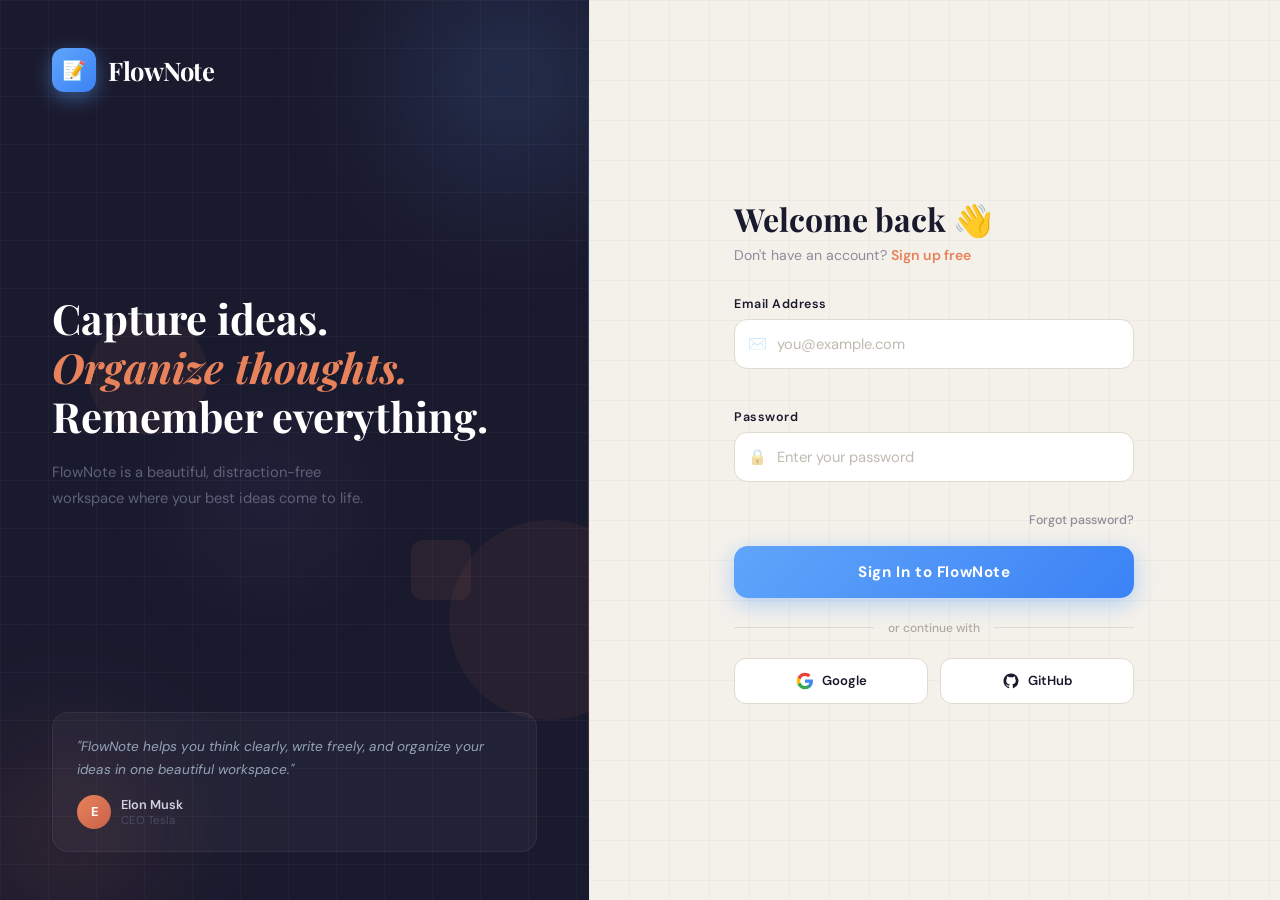
<file: index.html>
<!DOCTYPE html>
<html lang="en">
<head>
    <meta charset="UTF-8">
    <title>FlowNote — Sign In</title>
    <meta name="viewport" content="width=device-width, initial-scale=1.0">
    <link href="https://fonts.googleapis.com/css2?family=Playfair+Display:ital,wght@0,600;0,700;1,600&family=DM+Sans:wght@300;400;500;600&display=swap" rel="stylesheet">
    <style>
        *, *::before, *::after { margin: 0; padding: 0; box-sizing: border-box; }

        :root {
            --accent: #e8825a;
            --accent2: #c9614a;
            --dark: #1a1a2e;
            --dark2: #16213e;
            --cream: #f4f1eb;
            --cream2: #ede9e0;
            --text: #1a1a2e;
            --muted: #8c8c9a;
            --transition: 0.3s cubic-bezier(0.4,0,0.2,1);
        }

        html, body {
            height: 100%;
            font-family: 'DM Sans', sans-serif;
        }

        body {
            display: flex;
            background: var(--cream);
            overflow: hidden;
        }

        /* ── LEFT PANEL ── */
        .left-panel {
            width: 46%;
            background: var(--dark);
            position: relative;
            display: flex;
            flex-direction: column;
            justify-content: space-between;
            padding: 48px 52px;
            overflow: hidden;
        }

        /* ─ ANIMATED BACKGROUND ─ */
        .bg-canvas {
            position: absolute;
            inset: 0;
            z-index: 0;
            pointer-events: none;
        }

        .orb {
            position: absolute;
            border-radius: 50%;
            filter: blur(60px);
            pointer-events: none;
            z-index: 0;
        }

        .orb-1 {
            width: 320px; height: 320px;
            background: radial-gradient(circle, rgba(96,165,250,0.22), transparent 70%);
            top: -80px; right: -80px;
            animation: orbFloat1 9s ease-in-out infinite;
        }

        .orb-2 {
            width: 260px; height: 260px;
            background: radial-gradient(circle, rgba(232,130,90,0.18), transparent 70%);
            bottom: -60px; left: -60px;
            animation: orbFloat2 11s ease-in-out infinite;
        }

        .orb-3 {
            width: 180px; height: 180px;
            background: radial-gradient(circle, rgba(167,139,250,0.15), transparent 70%);
            top: 45%; left: 30%;
            animation: orbFloat3 7s ease-in-out infinite;
        }

        @keyframes orbFloat1 {
            0%,100% { transform: translate(0,0) scale(1); }
            33% { transform: translate(-30px, 40px) scale(1.08); }
            66% { transform: translate(20px, -20px) scale(0.94); }
        }

        @keyframes orbFloat2 {
            0%,100% { transform: translate(0,0) scale(1); }
            40% { transform: translate(40px, -30px) scale(1.1); }
            70% { transform: translate(-20px, 20px) scale(0.92); }
        }

        @keyframes orbFloat3 {
            0%,100% { transform: translate(0,0) scale(1); opacity: 0.7; }
            50% { transform: translate(-25px, 30px) scale(1.15); opacity: 1; }
        }

        /* Animated grid lines */
        .grid-lines {
            position: absolute;
            inset: 0;
            z-index: 0;
            pointer-events: none;
            background-image:
                linear-gradient(rgba(255,255,255,0.03) 1px, transparent 1px),
                linear-gradient(90deg, rgba(255,255,255,0.03) 1px, transparent 1px);
            background-size: 48px 48px;
            animation: gridShift 20s linear infinite;
        }

        @keyframes gridShift {
            0% { background-position: 0 0; }
            100% { background-position: 48px 48px; }
        }

        /* Floating particles */
        .particles {
            position: absolute;
            inset: 0;
            z-index: 0;
            pointer-events: none;
            overflow: hidden;
        }

        .particle {
            position: absolute;
            border-radius: 50%;
            background: white;
            opacity: 0;
            animation: particleRise linear infinite;
        }

        @keyframes particleRise {
            0%   { opacity: 0; transform: translateY(0) scale(0.5); }
            10%  { opacity: 0.5; }
            90%  { opacity: 0.2; }
            100% { opacity: 0; transform: translateY(-100vh) scale(1.2); }
        }

        /* Animated border shimmer */
        .left-panel::before {
            content: '';
            position: absolute;
            top: 0; right: 0;
            width: 1px;
            height: 100%;
            background: linear-gradient(
                to bottom,
                transparent,
                rgba(96,165,250,0.4) 30%,
                rgba(232,130,90,0.3) 70%,
                transparent
            );
            z-index: 10;
            animation: shimmerBorder 4s ease-in-out infinite;
        }

        @keyframes shimmerBorder {
            0%,100% { opacity: 0.4; }
            50% { opacity: 1; }
        }

        /* Floating geometric shapes */
        .shape {
            position: absolute;
            border-radius: 50%;
            opacity: 0.06;
            background: var(--accent);
        }

        .shape-1 { width: 120px; height: 120px; top: 35%; left: 15%; animation: drift1 8s ease-in-out infinite; }
        .shape-2 { width: 60px; height: 60px; top: 60%; right: 20%; animation: drift2 6s ease-in-out infinite; border-radius: 12px; opacity: 0.08; }
        .shape-3 { width: 200px; height: 200px; bottom: 20%; right: -60px; animation: drift1 10s ease-in-out infinite reverse; }

        @keyframes drift1 {
            0%, 100% { transform: translateY(0) rotate(0deg); }
            50% { transform: translateY(-18px) rotate(8deg); }
        }
        @keyframes drift2 {
            0%, 100% { transform: translateY(0) rotate(0deg); }
            50% { transform: translateY(14px) rotate(-12deg); }
        }

        /* Brand mark */
        .brand {
            display: flex;
            align-items: center;
            gap: 12px;
            position: relative;
            z-index: 2;
            animation: fadeUp 0.6s ease forwards;
        }

        .logo-mark {
            width: 44px; height: 44px;
            background: linear-gradient(135deg, #60a5fa, #3b82f6);
            border-radius: 12px;
            display: flex; align-items: center; justify-content: center;
            font-size: 1.2rem;
            box-shadow: 0 6px 20px rgba(96,165,250,0.45);
        }

        .brand h1 {
            font-family: 'Playfair Display', serif;
            font-size: 1.6rem;
            color: white;
            font-weight: 700;
            letter-spacing: -0.5px;
        }

        /* Hero text */
        .hero-text {
            position: relative;
            z-index: 2;
            animation: fadeUp 0.7s 0.1s ease both;
        }

        .hero-text .eyebrow {
            font-size: 0.7rem;
            font-weight: 600;
            letter-spacing: 0.18em;
            text-transform: uppercase;
            color: var(--accent);
            margin-bottom: 16px;
        }

        .hero-text h2 {
            font-family: 'Playfair Display', serif;
            font-size: 2.6rem;
            font-weight: 700;
            color: white;
            line-height: 1.18;
            margin-bottom: 20px;
        }

        .hero-text h2 em {
            font-style: italic;
            color: var(--accent);
        }

        .hero-text p {
            font-size: 0.92rem;
            color: #5e6278;
            line-height: 1.75;
            max-width: 320px;
        }

        /* Testimonial card */
        .testimonial {
            position: relative;
            z-index: 2;
            background: rgba(255,255,255,0.04);
            border: 1px solid rgba(255,255,255,0.06);
            border-radius: 16px;
            padding: 22px 24px;
            animation: fadeUp 0.7s 0.2s ease both;
        }

        .testimonial p {
            font-size: 0.85rem;
            color: #94a3b8;
            line-height: 1.7;
            margin-bottom: 14px;
            font-style: italic;
        }

        .testimonial-author {
            display: flex;
            align-items: center;
            gap: 10px;
        }

        .avatar {
            width: 34px; height: 34px;
            background: linear-gradient(135deg, var(--accent), var(--accent2));
            border-radius: 50%;
            display: flex; align-items: center; justify-content: center;
            font-size: 0.8rem;
            font-weight: 700;
            color: white;
        }

        .author-info span {
            display: block;
        }

        .author-name {
            font-size: 0.8rem;
            font-weight: 600;
            color: #d0d0e0;
        }

        .author-role {
            font-size: 0.72rem;
            color: #4a4a62;
        }

        /* ─ RIGHT PANEL ─ */
        .right-panel {
            flex: 1;
            display: flex;
            align-items: center;
            justify-content: center;
            padding: 48px;
            background: var(--cream);
            position: relative;
        }

        /* grid texture */
        .right-panel::before {
            content: '';
            position: absolute;
            inset: 0;
            background-image:
                linear-gradient(rgba(26,26,46,0.03) 1px, transparent 1px),
                linear-gradient(90deg, rgba(26,26,46,0.03) 1px, transparent 1px);
            background-size: 40px 40px;
            pointer-events: none;
        }

        .form-card {
            width: 100%;
            max-width: 400px;
            position: relative;
            z-index: 1;
            animation: fadeUp 0.7s 0.15s ease both;
        }

        .form-heading {
            margin-bottom: 32px;
        }

        .form-heading h2 {
            font-family: 'Playfair Display', serif;
            font-size: 2rem;
            color: var(--text);
            font-weight: 700;
            margin-bottom: 6px;
        }

        .form-heading p {
            font-size: 0.88rem;
            color: var(--muted);
        }

        .form-heading p a {
            color: var(--accent);
            text-decoration: none;
            font-weight: 600;
        }

        .form-heading p a:hover { text-decoration: underline; }

        .field {
            margin-bottom: 18px;
        }

        .field label {
            display: block;
            font-size: 0.78rem;
            font-weight: 600;
            color: var(--dark);
            margin-bottom: 7px;
            letter-spacing: 0.04em;
        }

        .input-wrap {
            position: relative;
        }

        .input-icon {
            position: absolute;
            left: 14px; top: 50%;
            transform: translateY(-50%);
            font-size: 0.95rem;
            opacity: 0.4;
            pointer-events: none;
        }

        .field input {
            width: 100%;
            height: 50px;
            padding: 0 16px 0 42px;
            border: 1.5px solid #e0dbd0;
            border-radius: 13px;
            font-family: 'DM Sans', sans-serif;
            font-size: 0.92rem;
            color: var(--text);
            background: white;
            outline: none;
            transition: all var(--transition);
        }

        .field input:focus {
            border-color: var(--accent);
            box-shadow: 0 0 0 4px rgba(232,130,90,0.12);
        }

        .field input::placeholder { color: #c0bbb0; }

        /* Forgot password */
        .forgot-row {
            display: flex;
            justify-content: flex-end;
            margin-top: -10px;
            margin-bottom: 18px;
        }

        .forgot-row a {
            font-size: 0.78rem;
            color: var(--muted);
            text-decoration: none;
            font-weight: 500;
        }

        .forgot-row a:hover { color: var(--accent); }

        /* Submit Btn */
        .submit-btn {
            width: 100%;
            height: 52px;
            border: none;
            border-radius: 14px;
            background: linear-gradient(135deg, #60a5fa, #3b82f6);
            color: white;
            font-family: 'DM Sans', sans-serif;
            font-size: 0.95rem;
            font-weight: 700;
            cursor: pointer;
            letter-spacing: 0.04em;
            transition: all var(--transition);
            box-shadow: 0 6px 22px rgba(96,165,250,0.45);
            position: relative;
            overflow: hidden;
        }

        .submit-btn::after {
            content: '';
            position: absolute;
            inset: 0;
            background: linear-gradient(135deg, rgba(255,255,255,0.12), transparent);
            opacity: 0;
            transition: opacity 0.3s;
        }

        .submit-btn:hover {
            transform: translateY(-2px);
            box-shadow: 0 10px 28px rgba(232,130,90,0.48);
        }

        .submit-btn:hover::after { opacity: 1; }
        .submit-btn:active { transform: translateY(0); }

        .or-divider {
            display: flex;
            align-items: center;
            gap: 14px;
            margin: 22px 0;
        }

        .or-divider::before, .or-divider::after {
            content: '';
            flex: 1;
            height: 1px;
            background: #e0dbd0;
        }

        .or-divider span {
            font-size: 0.75rem;
            color: #b0ab9e;
            font-weight: 500;
        }

        .social-row {
            display: flex;
            gap: 12px;
        }

        .social-btn {
            flex: 1;
            height: 46px;
            border: 1.5px solid #e0dbd0;
            border-radius: 12px;
            background: white;
            font-family: 'DM Sans', sans-serif;
            font-size: 0.82rem;
            font-weight: 600;
            color: var(--text);
            cursor: pointer;
            display: flex; align-items: center; justify-content: center;
            gap: 8px;
            transition: all var(--transition);
        }

        .social-btn:hover {
            border-color: var(--accent);
            background: rgba(232,130,90,0.04);
            transform: translateY(-1px);
        }

        /* = ERROR STYLES = */
        .field input.input-error {
            border-color: #e8825a;
            background: #fff7f5;
            box-shadow: 0 0 0 4px rgba(232,130,90,0.13);
            animation: shake 0.35s ease;
        }

        @keyframes shake {
            0%,100% { transform: translateX(0); }
            20% { transform: translateX(-6px); }
            40% { transform: translateX(6px); }
            60% { transform: translateX(-4px); }
            80% { transform: translateX(4px); }
        }

        .field-error {
            font-size: 0.75rem;
            color: #c9614a;
            font-weight: 500;
            margin-top: 6px;
            min-height: 16px;
            display: flex;
            align-items: center;
            gap: 5px;
            opacity: 0;
            transform: translateY(-4px);
            transition: all 0.25s ease;
        }

        .field-error.visible {
            opacity: 1;
            transform: translateY(0);
        }

        .form-error {
            display: none;
        }

        /* Animations */
        @keyframes fadeUp {
            from { opacity: 0; transform: translateY(20px); }
            to { opacity: 1; transform: translateY(0); }
        }

        /* Responsive */
        @media (max-width: 820px) {
            .left-panel { display: none; }
            .right-panel { padding: 32px 24px; }
        }
    </style>
</head>
<body>

    <!-- LEFT: Panel -->
    <div class="left-panel">
        <!-- Animation layers -->
        <div class="grid-lines"></div>
        <div class="orb orb-1"></div>
        <div class="orb orb-2"></div>
        <div class="orb orb-3"></div>
        <div class="particles" id="particles"></div>

        <div class="shape shape-1"></div>
        <div class="shape shape-2"></div>
        <div class="shape shape-3"></div>

        <div class="brand">
            <div class="logo-mark">📝</div>
            <h1>FlowNote</h1>
        </div>

        <div class="hero-text">
            
            <h2>Capture ideas.<br><em>Organize thoughts.</em><br>Remember everything.</h2>
            <p>FlowNote is a beautiful, distraction-free workspace where your best ideas come to life.</p>
        </div>

        <div class="testimonial">
            <p>"FlowNote helps you think clearly, write freely, and organize your ideas in one beautiful workspace."</p>
            <div class="testimonial-author">
                <div class="avatar">E</div>
                <div class="author-info">
                    <span class="author-name">Elon Musk</span>
                    <span class="author-role">CEO Tesla</span>
                </div>
            </div>
        </div>
    </div>

    <!-- RIGHT: Form Panel -->
    <div class="right-panel">
        <div class="form-card">
            <div class="form-heading">
                <h2>Welcome back 👋</h2>
                <p>Don't have an account? <a href="signup.html">Sign up free</a></p>
            </div>

            <div class="field" id="field-email">
                <label>Email Address</label>
                <div class="input-wrap">
                    <span class="input-icon">✉️</span>
                    <input type="email" id="login-email" placeholder="you@example.com" autocomplete="email" oninput="clearError('field-email')">
                </div>
                <div class="field-error" id="error-email"></div>
            </div>

            <div class="field" id="field-password">
                <label>Password</label>
                <div class="input-wrap">
                    <span class="input-icon">🔒</span>
                    <input type="password" id="login-password" placeholder="Enter your password" autocomplete="current-password" oninput="clearError('field-password')">
                </div>
                <div class="field-error" id="error-password"></div>
            </div>

            <div class="forgot-row">
                <a href="#">Forgot password?</a>
            </div>

            <button class="submit-btn" id="login-btn" onclick="handleLogin()">Sign In to FlowNote</button>

            <div class="or-divider"><span>or continue with</span></div>

            <div class="social-row">
                <button class="social-btn">
                    <svg width="18" height="18" viewBox="0 0 24 24"><path fill="#4285F4" d="M22.56 12.25c0-.78-.07-1.53-.2-2.25H12v4.26h5.92c-.26 1.37-1.04 2.53-2.21 3.31v2.77h3.57c2.08-1.92 3.28-4.74 3.28-8.09z"/><path fill="#34A853" d="M12 23c2.97 0 5.46-.98 7.28-2.66l-3.57-2.77c-.98.66-2.23 1.06-3.71 1.06-2.86 0-5.29-1.93-6.16-4.53H2.18v2.84C3.99 20.53 7.7 23 12 23z"/><path fill="#FBBC05" d="M5.84 14.09c-.22-.66-.35-1.36-.35-2.09s.13-1.43.35-2.09V7.07H2.18C1.43 8.55 1 10.22 1 12s.43 3.45 1.18 4.93l2.85-2.22.81-.62z"/><path fill="#EA4335" d="M12 5.38c1.62 0 3.06.56 4.21 1.64l3.15-3.15C17.45 2.09 14.97 1 12 1 7.7 1 3.99 3.47 2.18 7.07l3.66 2.84c.87-2.6 3.3-4.53 6.16-4.53z"/></svg>
                    Google
                </button>
                <button class="social-btn">
                    <svg width="18" height="18" viewBox="0 0 24 24" fill="currentColor"><path d="M12 2C6.477 2 2 6.477 2 12c0 4.42 2.865 8.17 6.839 9.49.5.092.682-.217.682-.483 0-.237-.008-.868-.013-1.703-2.782.605-3.369-1.343-3.369-1.343-.454-1.158-1.11-1.466-1.11-1.466-.908-.62.069-.608.069-.608 1.003.07 1.531 1.032 1.531 1.032.892 1.53 2.341 1.088 2.91.832.092-.647.35-1.088.636-1.338-2.22-.253-4.555-1.113-4.555-4.951 0-1.093.39-1.988 1.029-2.688-.103-.253-.446-1.272.098-2.65 0 0 .84-.27 2.75 1.026A9.564 9.564 0 0112 6.844c.85.004 1.705.115 2.504.337 1.909-1.296 2.747-1.027 2.747-1.027.546 1.379.202 2.398.1 2.651.64.7 1.028 1.595 1.028 2.688 0 3.848-2.339 4.695-4.566 4.943.359.309.678.92.678 1.855 0 1.338-.012 2.419-.012 2.747 0 .268.18.58.688.482A10.019 10.019 0 0022 12c0-5.523-4.477-10-10-10z"/></svg>
                    GitHub
                </button>
            </div>
        </div>
    </div>

    <script>
        function showFieldError(fieldId, errorId, message) {
            const field = document.getElementById(fieldId);
            const error = document.getElementById(errorId);
            const input = field.querySelector('input');
            input.classList.add('input-error');
            error.innerHTML = '⚠ ' + message;
            error.classList.add('visible');
        }

        function clearError(fieldId) {
            const field = document.getElementById(fieldId);
            if (!field) return;
            const input = field.querySelector('input');
            const error = field.querySelector('.field-error');
            if (input) input.classList.remove('input-error');
            if (error) error.classList.remove('visible');
        }

        function isValidEmail(email) {
            return /^[^\s@]+@[^\s@]+\.[^\s@]+$/.test(email);
        }

        // Generate floating particles
        const container = document.getElementById('particles');
        for (let i = 0; i < 28; i++) {
            const p = document.createElement('div');
            p.className = 'particle';
            const size = Math.random() * 3 + 1;
            p.style.cssText = `
                width:${size}px; height:${size}px;
                left:${Math.random()*100}%;
                bottom:${Math.random()*20}%;
                animation-duration:${Math.random()*14+8}s;
                animation-delay:${Math.random()*10}s;
            `;
            container.appendChild(p);
        }

        function handleLogin() {
            const emailInput = document.getElementById('login-email');
            const passInput = document.getElementById('login-password');
            const btn = document.getElementById('login-btn');

            // Reset errors
            clearError('field-email');
            clearError('field-password');

            const email = emailInput.value.trim();
            const password = passInput.value.trim();

            let hasError = false;

            // Email validation
            if (!email) {
                showFieldError('field-email', 'error-email', 'Email address is required.');
                hasError = true;
            } else if (!isValidEmail(email)) {
                showFieldError('field-email', 'error-email', 'Please enter a valid email address.');
                hasError = true;
            }

            // Password validation
            if (!password) {
                showFieldError('field-password', 'error-password', 'Password is required.');
                hasError = true;
            } else if (password.length < 6) {
                showFieldError('field-password', 'error-password', 'Password must be at least 6 characters.');
                hasError = true;
            }

            if (hasError) return;

            // Save session and redirect
            localStorage.setItem('flownote_session', JSON.stringify({ email }));
            btn.textContent = 'Signing in…';
            btn.style.opacity = '0.85';
            btn.disabled = true;
            window.location.href = 'home.html';
        }

        // Enter key to submit
        document.addEventListener('keydown', (e) => {
            if (e.key === 'Enter') handleLogin();
        });
    </script>
</body>
</html>
</file>
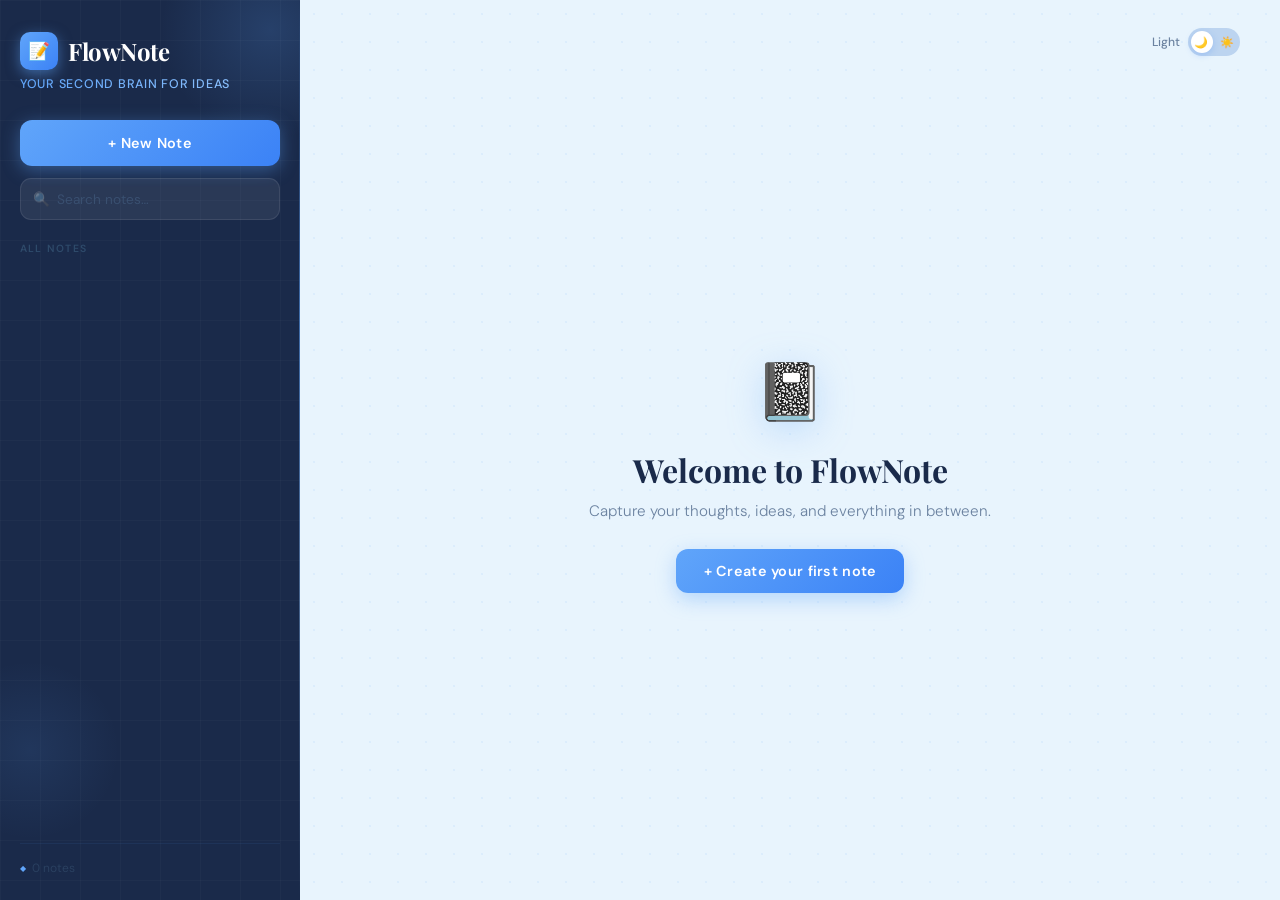
<file: home.html>
<!DOCTYPE html>
<html lang="en">
<head>
    <meta charset="UTF-8">
    <title>FlowNote — Your Second Brain</title>
    <meta name="viewport" content="width=device-width, initial-scale=1.0">
    <link href="https://fonts.googleapis.com/css2?family=Playfair+Display:wght@600;700&family=DM+Sans:wght@300;400;500;600&display=swap" rel="stylesheet">
    <link rel="stylesheet" href="style.css">
    <style>

        /* ─ TOOLBAR ─ */
        .toolbar {
            display: flex;
            align-items: center;
            gap: 3px;
            padding: 7px 10px;
            background: #f0f7ff;
            border: 1px solid rgba(96,165,250,0.18);
            border-radius: 12px;
            margin-bottom: 14px;
            flex-wrap: wrap;
        }
        body.dark .toolbar {
            background: rgba(96,165,250,0.05);
            border-color: rgba(96,165,250,0.1);
        }

        .tb-btn {
            width: 30px; height: 30px;
            border: none;
            border-radius: 7px;
            background: transparent;
            cursor: pointer;
            font-size: 0.82rem;
            font-weight: 700;
            color: #4a6080;
            transition: all 0.18s;
            display: flex; align-items: center; justify-content: center;
            font-family: 'DM Sans', sans-serif;
            position: relative;
            flex-shrink: 0;
        }
        body.dark .tb-btn { color: #7a9fc0; }
        .tb-btn:hover {
            background: rgba(96,165,250,0.15);
            color: #3b82f6;
            transform: translateY(-1px);
        }
        .tb-btn.active-fmt {
            background: rgba(96,165,250,0.2);
            color: #2563eb;
        }

        .tb-btn.tb-clear {
            color: #f87171;
            background: rgba(239,68,68,0.07);
        }
        .tb-btn.tb-clear:hover {
            background: rgba(239,68,68,0.15);
            color: #ef4444;
            transform: translateY(-1px);
        }

        .tb-sep {
            width: 1px; height: 18px;
            background: rgba(96,165,250,0.2);
            margin: 0 3px;
            flex-shrink: 0;
        }

        /* Tooltips */
        .tb-btn::after {
            content: attr(data-tip);
            position: absolute;
            bottom: calc(100% + 7px);
            left: 50%;
            transform: translateX(-50%);
            background: #1a2a4a;
            color: #fff;
            font-size: 0.66rem;
            font-weight: 500;
            padding: 4px 8px;
            border-radius: 6px;
            white-space: nowrap;
            pointer-events: none;
            opacity: 0;
            transition: opacity 0.15s;
            font-family: 'DM Sans', sans-serif;
            z-index: 100;
        }
        .tb-btn:hover::after { opacity: 1; }

        /* ── TEXT EDITOR ── */
        .note-editor-body {
            flex: 1;
            outline: none;
            font-family: 'DM Sans', sans-serif;
            font-size: 1rem;
            line-height: 1.9;
            color: var(--text-primary);
            font-weight: 300;
            min-height: 0;
            overflow-y: auto;
            word-break: break-word;
            transition: color var(--transition);
        }
        .note-editor-body:empty::before {
            content: attr(data-placeholder);
            color: #c0d4ea;
            pointer-events: none;
        }
        body.dark .note-editor-body { color: #8aa4c8; }
        body.dark .note-editor-body:empty::before { color: #1e3050; }

        /* Headings */
        .note-editor-body h1,
        .note-editor-body h2,
        .note-editor-body h3 {
            font-family: 'Playfair Display', serif;
            color: var(--text-primary);
            margin: 6px 0 2px;
        }
        body.dark .note-editor-body h1,
        body.dark .note-editor-body h2,
        body.dark .note-editor-body h3 { color: #e2eaf8; }

        .note-editor-body blockquote {
            border-left: 3px solid #60a5fa;
            padding-left: 14px;
            margin: 6px 0;
            color: var(--text-muted);
            font-style: italic;
        }
        .note-editor-body ul,
        .note-editor-body ol {
            padding-left: 22px;
            margin: 4px 0;
        }
        .note-editor-body hr {
            border: none;
            border-top: 1px solid rgba(96,165,250,0.25);
            margin: 12px 0;
        }
        .note-editor-body input[type="checkbox"] {
            margin-right: 6px;
            accent-color: #3b82f6;
        }

        /* ── FIND BAR ── */
        .find-bar {
            display: none;
            align-items: center;
            gap: 8px;
            padding: 8px 12px;
            background: #f0f7ff;
            border: 1px solid rgba(96,165,250,0.2);
            border-radius: 10px;
            margin-bottom: 12px;
            flex-wrap: wrap;
        }
        body.dark .find-bar { background: rgba(96,165,250,0.05); border-color: rgba(96,165,250,0.1); }
        .find-bar.open { display: flex; }

        .find-input {
            border: 1px solid rgba(96,165,250,0.22);
            border-radius: 7px;
            padding: 5px 10px;
            font-size: 0.8rem;
            font-family: 'DM Sans', sans-serif;
            outline: none;
            color: var(--text-primary);
            background: white;
            width: 150px;
            transition: border-color 0.2s;
        }
        body.dark .find-input { background: #162240; color: #e2eaf8; border-color: rgba(96,165,250,0.15); }
        .find-input:focus { border-color: #60a5fa; box-shadow: 0 0 0 3px rgba(96,165,250,0.1); }
        .find-input::placeholder { color: #a0b8d0; }

        .find-action-btn {
            padding: 5px 13px;
            border: none;
            border-radius: 7px;
            background: rgba(96,165,250,0.15);
            color: #3b82f6;
            font-size: 0.78rem;
            font-weight: 600;
            cursor: pointer;
            font-family: 'DM Sans', sans-serif;
            transition: all 0.2s;
        }
        .find-action-btn:hover { background: rgba(96,165,250,0.28); }
        .find-count { font-size: 0.75rem; color: var(--text-muted); min-width: 70px; }

        /* ── TOAST ── */
        .toast {
            position: fixed;
            bottom: 26px; right: 26px;
            background: #1a2a4a;
            color: white;
            padding: 11px 18px;
            border-radius: 12px;
            font-size: 0.82rem;
            font-weight: 500;
            box-shadow: 0 8px 24px rgba(0,0,0,0.18);
            opacity: 0;
            transform: translateY(10px);
            transition: all 0.28s ease;
            z-index: 9999;
            pointer-events: none;
            font-family: 'DM Sans', sans-serif;
            border-left: 3px solid #60a5fa;
        }
        .toast.show { opacity: 1; transform: translateY(0); }

        /* ── FOOTER ── */
        .editor-footer {
            display: flex;
            justify-content: flex-end;
            align-items: center;
            margin-top: 12px;
            gap: 8px;
        }
        .read-time, .word-count {
            font-size: 0.72rem;
            color: var(--text-muted);
            background: rgba(96,165,250,0.08);
            border: 1px solid rgba(96,165,250,0.12);
            border-radius: 20px;
            padding: 4px 12px;
            font-weight: 500;
        }

        /* ── PIN BTN ── */
        .pin-btn {
            padding: 0 14px;
            height: 34px;
            border: none;
            border-radius: 9px;
            background: rgba(96,165,250,0.1);
            color: #3b82f6;
            font-size: 0.78rem;
            font-weight: 600;
            cursor: pointer;
            font-family: 'DM Sans', sans-serif;
            transition: all 0.2s;
            white-space: nowrap;
        }
        .pin-btn.pinned { background: rgba(96,165,250,0.25); color: #2563eb; }
        .pin-btn:hover  { background: rgba(96,165,250,0.22); }

        /* Override editor to use flex column */
        .editor {
            display: none;
            flex-direction: column;
        }
        .editor.visible { display: flex; }
    </style>
</head>
<body>
<div class="container">

    <!-- SIDEBAR -->
    <aside class="sidebar">
        <div class="sidebar-grid"></div>
        <div class="sidebar-shimmer"></div>
        <div class="sidebar-particles" id="sidebar-particles"></div>

        <div class="website-name">
            <div class="logo-mark">📝</div>
            <h1>FlowNote</h1>
        </div>
        <p class="tagline">Your second brain for ideas</p>

        <button class="add-btn" onclick="addNote()">+ New Note</button>

        <div class="search-wrap">
            <span class="search-icon">🔍</span>
            <input type="text" id="search-input" class="search-input" placeholder="Search notes…">
        </div>

        <div class="section-label">All Notes</div>
        <div id="notes-list" class="notes-list"></div>

        <div class="sidebar-footer">
            <span id="notes-count">0 notes</span>
        </div>
    </aside>

    <!-- MAIN -->
    <main class="main">
        <div class="top-bar">
            <div class="theme-toggle-wrap">
                <span class="toggle-label" id="theme-label">Light</span>
                <label class="theme-switch">
                    <input type="checkbox" id="theme-toggle">
                    <span class="slider">
                        <span class="slider-icons"><span>🌙</span><span>☀️</span></span>
                    </span>
                </label>
            </div>
        </div>

        <!-- Empty State -->
        <div id="empty-state" class="empty-state">
            <div class="empty-icon">📓</div>
            <h2>Welcome to FlowNote</h2>
            <p>Capture your thoughts, ideas, and everything in between.</p>
            <button class="create-btn" onclick="addNote()">+ Create your first note</button>
        </div>

        <!-- Editor -->
        <div id="editor" class="editor">

            <div class="editor-header">
                <input type="text" class="title-input" id="note-title" placeholder="Untitled Note">
                <div style="display:flex;gap:8px;flex-shrink:0;align-items:center;">
                    <button class="pin-btn" id="pin-btn" onclick="togglePin()">📌 Pin</button>
                    <button class="delete-btn" onclick="deleteNote()" title="Delete note">
                        <svg width="15" height="15" viewBox="0 0 24 24" fill="none" stroke="currentColor" stroke-width="2.2" stroke-linecap="round" stroke-linejoin="round"><polyline points="3 6 5 6 21 6"/><path d="M19 6l-1 14H6L5 6"/><path d="M10 11v6M14 11v6"/><path d="M9 6V4h6v2"/></svg>
                    </button>
                </div>
            </div>

            <div class="editor-meta" id="note-meta">Just now</div>
            <div class="divider"></div>

            <!-- Toolbar -->
            <div class="toolbar">
                <button class="tb-btn" data-tip="Bold (Ctrl+B)"      onmousedown="e(event,'bold')"><b>B</b></button>
                <button class="tb-btn" data-tip="Italic (Ctrl+I)"    onmousedown="e(event,'italic')"><i>I</i></button>
                <button class="tb-btn" data-tip="Underline (Ctrl+U)" onmousedown="e(event,'underline')"><u>U</u></button>
                <button class="tb-btn" data-tip="Strikethrough"      onmousedown="e(event,'strikeThrough')"><s>S</s></button>
                <div class="tb-sep"></div>
                <button class="tb-btn" data-tip="Heading 1"          onmousedown="e(event,'formatBlock','h2')">H1</button>
                <button class="tb-btn" data-tip="Heading 2"          onmousedown="e(event,'formatBlock','h3')">H2</button>
                <button class="tb-btn" data-tip="Normal text"        onmousedown="e(event,'formatBlock','p')">¶</button>
                <div class="tb-sep"></div>
                <button class="tb-btn" data-tip="Bullet list"        onmousedown="e(event,'insertUnorderedList')">•≡</button>
                <button class="tb-btn" data-tip="Numbered list"      onmousedown="e(event,'insertOrderedList')">1.</button>
                <button class="tb-btn" data-tip="Blockquote"         onmousedown="e(event,'formatBlock','blockquote')">❝</button>
                <button class="tb-btn" data-tip="Divider"            onmousedown="insertHR(event)">—</button>
                <div class="tb-sep"></div>
                <button class="tb-btn" data-tip="Align Left"         onmousedown="e(event,'justifyLeft')">⬅</button>
                <button class="tb-btn" data-tip="Align Center"       onmousedown="e(event,'justifyCenter')">☰</button>
                <button class="tb-btn" data-tip="Align Right"        onmousedown="e(event,'justifyRight')">➡</button>
                <div class="tb-sep"></div>
                <button class="tb-btn" data-tip="Find & Replace (Ctrl+F)" onmousedown="toggleFind(event)">🔍</button>
                <button class="tb-btn" data-tip="Copy note"          onmousedown="copyNote(event)">📋</button>
                <button class="tb-btn" data-tip="Download .txt"      onmousedown="downloadNote(event)">⬇</button>
                <button class="tb-btn" data-tip="Duplicate note"     onmousedown="duplicateNote(event)">⧉</button>
                <button class="tb-btn tb-clear" data-tip="Clear content" onmousedown="clearBody(event)">✕</button>
                <div class="tb-sep"></div>
                <button class="tb-btn" data-tip="Undo (Ctrl+Z)"      onmousedown="e(event,'undo')">↩</button>
                <button class="tb-btn" data-tip="Redo (Ctrl+Y)"      onmousedown="e(event,'redo')">↪</button>
            </div>

            <!-- Find & Replace -->
            <div class="find-bar" id="find-bar">
                <input class="find-input" id="find-input"    placeholder="Find…">
                <input class="find-input" id="replace-input" placeholder="Replace with…">
                <button class="find-action-btn" onclick="replaceAll()">Replace All</button>
                <span class="find-count" id="find-count"></span>
                <button class="find-action-btn" onclick="closeFindBar()" style="margin-left:auto;">✕ Close</button>
            </div>

            <!-- Rich text area -->
            <div
                id="note-body"
                class="note-editor-body"
                contenteditable="true"
                spellcheck="true"
                data-placeholder="Start writing your thoughts here…"
            ></div>

            <div class="editor-footer">
                <span class="read-time"  id="read-time">0 min read</span>
                <span class="word-count" id="word-count">0 words</span>
            </div>
        </div>
    </main>
</div>

<div class="toast" id="toast"></div>

<!--  DELETE MODAL  -->
<div class="modal-overlay" id="delete-modal" onclick="cancelDelete()">
    <div class="modal-box delete-modal-box" onclick="event.stopPropagation()">
        <div class="modal-side modal-side-red">
            <div class="modal-side-icon">
                <svg width="26" height="26" viewBox="0 0 24 24" fill="none" stroke="white" stroke-width="2.2" stroke-linecap="round" stroke-linejoin="round">
                    <polyline points="3 6 5 6 21 6"/>
                    <path d="M19 6l-1 14H6L5 6"/>
                    <path d="M10 11v6M14 11v6"/>
                    <path d="M9 6V4h6v2"/>
                </svg>
            </div>
        </div>
        <div class="modal-content">
            <h3 class="modal-title">Delete Note?</h3>
            <p class="modal-desc">You're about to permanently delete <span id="modal-note-title" class="modal-hl-red"></span>. This cannot be undone.</p>
            <div class="modal-actions">
                <button class="mbtn mbtn-cancel" onclick="cancelDelete()">Cancel</button>
                <button class="mbtn mbtn-red" onclick="confirmDelete()">Delete Forever</button>
            </div>
        </div>
    </div>
</div>

<!-- CLEAR MODAL  -->
<div class="modal-overlay" id="clear-modal" onclick="cancelClear()">
    <div class="modal-box clear-modal-box" onclick="event.stopPropagation()">
        <div class="modal-side modal-side-blue">
            <div class="modal-side-icon">
                <svg width="26" height="26" viewBox="0 0 24 24" fill="none" stroke="white" stroke-width="2.2" stroke-linecap="round" stroke-linejoin="round">
                    <line x1="18" y1="6" x2="6" y2="18"/>
                    <line x1="6" y1="6" x2="18" y2="18"/>
                </svg>
            </div>
        </div>
        <div class="modal-content">
            <h3 class="modal-title">Clear Content?</h3>
            <p class="modal-desc">All written content will be erased. The title stays. This cannot be undone.</p>
            <div class="modal-actions">
                <button class="mbtn mbtn-cancel" onclick="cancelClear()">Cancel</button>
                <button class="mbtn mbtn-blue" onclick="confirmClear()">Clear Content</button>
            </div>
        </div>
    </div>
</div>

<style>
    /* ── OVERLAY ── */
    .modal-overlay {
        position: fixed;
        inset: 0;
        background: rgba(8, 15, 30, 0.55);
        backdrop-filter: blur(10px);
        -webkit-backdrop-filter: blur(10px);
        z-index: 10000;
        display: flex;
        align-items: center;
        justify-content: center;
        opacity: 0;
        pointer-events: none;
        transition: opacity 0.2s ease;
    }
    .modal-overlay.open {
        opacity: 1;
        pointer-events: all;
    }

    /* ── BOX ── */
    .modal-box {
        display: flex;
        flex-direction: row;
        width: 480px;
        max-width: 92vw;
        border-radius: 18px;
        overflow: hidden;
        font-family: 'DM Sans', sans-serif;
        transform: scale(0.92) translateY(16px);
        transition: transform 0.28s cubic-bezier(0.34, 1.4, 0.64, 1);
    }
    .modal-overlay.open .modal-box {
        transform: scale(1) translateY(0);
    }

    .delete-modal-box {
        background: #fff;
        box-shadow: 0 24px 60px rgba(239,68,68,0.16), 0 4px 20px rgba(0,0,0,0.1);
        border: 1px solid rgba(239,68,68,0.12);
    }
    body.dark .delete-modal-box {
        background: #141020;
        border-color: rgba(239,68,68,0.18);
        box-shadow: 0 24px 60px rgba(0,0,0,0.6);
    }

    .clear-modal-box {
        background: #fff;
        box-shadow: 0 24px 60px rgba(59,130,246,0.14), 0 4px 20px rgba(0,0,0,0.08);
        border: 1px solid rgba(96,165,250,0.14);
    }
    body.dark .clear-modal-box {
        background: #0c1525;
        border-color: rgba(96,165,250,0.16);
        box-shadow: 0 24px 60px rgba(0,0,0,0.6);
    }

    /* ── SIDE ACCENT ── */
    .modal-side {
        width: 80px;
        min-width: 80px;
        display: flex;
        align-items: center;
        justify-content: center;
    }
    .modal-side-red  { background: linear-gradient(170deg, #f87171, #dc2626); }
    .modal-side-blue { background: linear-gradient(170deg, #60a5fa, #2563eb); }

    .modal-side-icon {
        width: 48px; height: 48px;
        background: rgba(255,255,255,0.2);
        border-radius: 14px;
        display: flex; align-items: center; justify-content: center;
    }

    /* ── CONTENT ── */
    .modal-content {
        flex: 1;
        padding: 26px 24px 22px;
    }

    .modal-title {
        font-family: 'Playfair Display', serif;
        font-size: 1.15rem;
        font-weight: 700;
        color: #1a2a4a;
        margin-bottom: 8px;
    }
    body.dark .modal-title { color: #e2eaf8; }

    .modal-desc {
        font-size: 0.82rem;
        color: #7a90a8;
        line-height: 1.65;
        margin-bottom: 20px;
    }
    body.dark .modal-desc { color: #3a5070; }

    .modal-hl-red  { font-weight: 700; color: #ef4444; }

    /* ── BTNS ── */
    .modal-actions { display: flex; gap: 8px; }

    .mbtn {
        flex: 1;
        height: 40px;
        border-radius: 10px;
        font-family: 'DM Sans', sans-serif;
        font-size: 0.84rem;
        font-weight: 600;
        cursor: pointer;
        transition: all 0.18s;
        border: none;
        letter-spacing: 0.02em;
    }

    .mbtn-cancel {
        background: transparent;
        border: 1.5px solid #dde6f0;
        color: #7a90a8;
    }
    .mbtn-cancel:hover {
        border-color: #b0c4d8;
        color: #4a6080;
        background: #f5f8fc;
    }
    body.dark .mbtn-cancel {
        border-color: rgba(255,255,255,0.08);
        color: #3a5070;
    }
    body.dark .mbtn-cancel:hover {
        border-color: rgba(255,255,255,0.15);
        color: #6a8098;
        background: rgba(255,255,255,0.04);
    }

    .mbtn-red {
        background: linear-gradient(135deg, #f87171, #ef4444);
        color: #fff;
        box-shadow: 0 4px 14px rgba(239,68,68,0.3);
    }
    .mbtn-red:hover {
        transform: translateY(-1px);
        box-shadow: 0 7px 20px rgba(239,68,68,0.45);
    }
    .mbtn-red:active { transform: translateY(0); }

    .mbtn-blue {
        background: linear-gradient(135deg, #60a5fa, #3b82f6);
        color: #fff;
        box-shadow: 0 4px 14px rgba(59,130,246,0.3);
    }
    .mbtn-blue:hover {
        transform: translateY(-1px);
        box-shadow: 0 7px 20px rgba(59,130,246,0.45);
    }
    .mbtn-blue:active { transform: translateY(0); }
</style>

<script>
    // Sidebar particles
    const pc = document.getElementById('sidebar-particles');
    for (let i = 0; i < 24; i++) {
        const p = document.createElement('div');
        p.className = 's-particle';
        const s = Math.random() * 3 + 1;
        p.style.cssText = `width:${s}px;height:${s}px;left:${Math.random()*100}%;bottom:${Math.random()*15}%;animation-duration:${Math.random()*12+7}s;animation-delay:${Math.random()*10}s;`;
        pc.appendChild(p);
    }

    // Save/restore selection
    let savedRange = null;

    document.getElementById('note-body').addEventListener('mouseup',  saveSelection);
    document.getElementById('note-body').addEventListener('keyup',    saveSelection);
    document.getElementById('note-body').addEventListener('keydown',  saveSelection);

    function saveSelection() {
        const sel = window.getSelection();
        if (sel && sel.rangeCount > 0) {
            savedRange = sel.getRangeAt(0).cloneRange();
        }
    }

    function restoreSelection() {
        const body = document.getElementById('note-body');
        body.focus();
        if (savedRange) {
            const sel = window.getSelection();
            sel.removeAllRanges();
            sel.addRange(savedRange);
        }
    }

    // Toolbar execCommand wrapper
    function e(event, cmd, val) {
        event.preventDefault();
        restoreSelection();
        document.execCommand(cmd, false, val || null);
        saveSelection();
        debounceSave();
    }

    function insertHR(event) {
        event.preventDefault();
        restoreSelection();
        document.execCommand('insertHTML', false, '<hr>');
        saveSelection();
        debounceSave();
    }
</script>
<script src="app.js"></script>
</body>
</html>
</file>
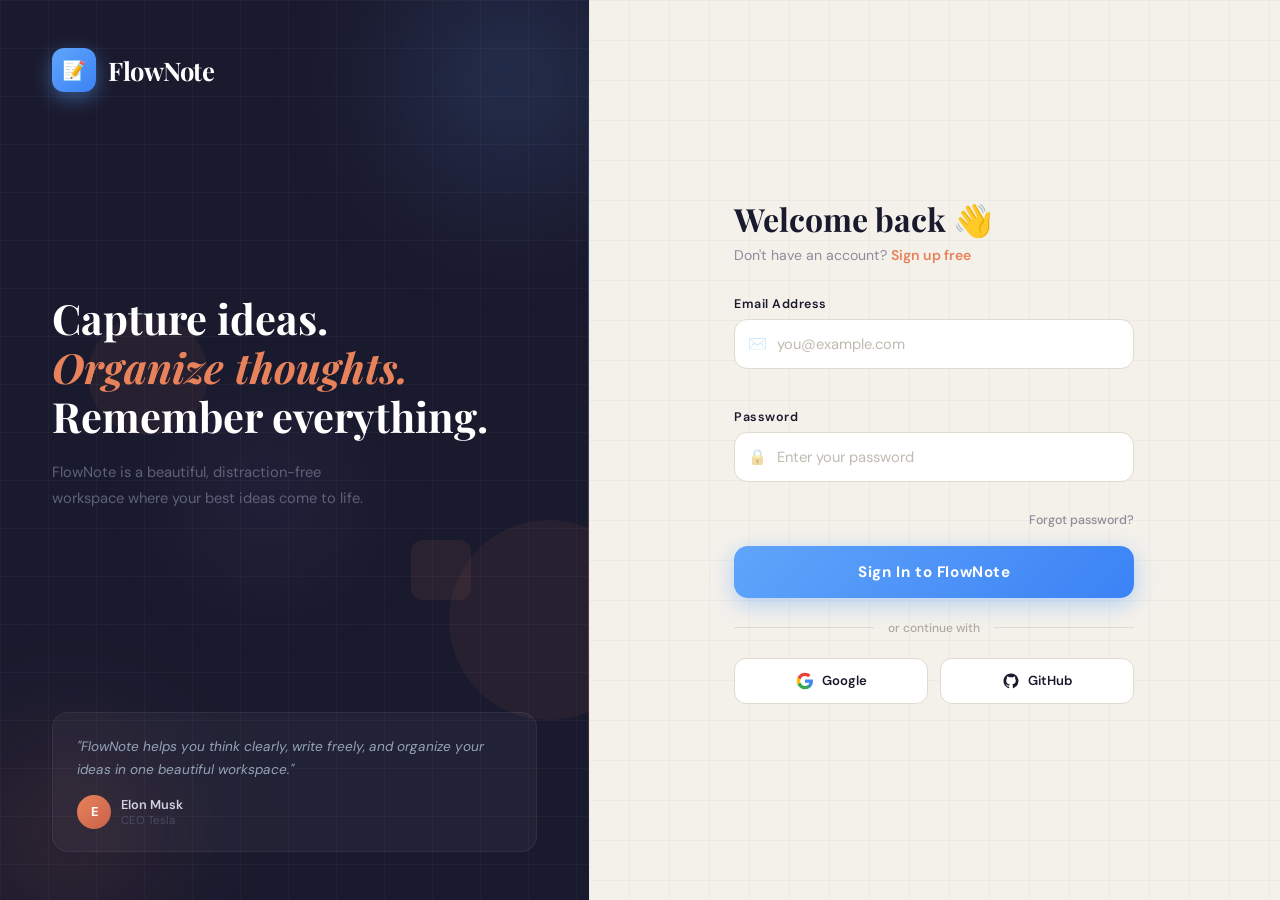
<file: login.html>
<!DOCTYPE html>
<html lang="en">
<head>
    <meta charset="UTF-8">
    <title>FlowNote — Sign In</title>
    <meta name="viewport" content="width=device-width, initial-scale=1.0">
    <link href="https://fonts.googleapis.com/css2?family=Playfair+Display:ital,wght@0,600;0,700;1,600&family=DM+Sans:wght@300;400;500;600&display=swap" rel="stylesheet">
    <style>
        *, *::before, *::after { margin: 0; padding: 0; box-sizing: border-box; }

        :root {
            --accent: #e8825a;
            --accent2: #c9614a;
            --dark: #1a1a2e;
            --dark2: #16213e;
            --cream: #f4f1eb;
            --cream2: #ede9e0;
            --text: #1a1a2e;
            --muted: #8c8c9a;
            --transition: 0.3s cubic-bezier(0.4,0,0.2,1);
        }

        html, body {
            height: 100%;
            font-family: 'DM Sans', sans-serif;
        }

        body {
            display: flex;
            background: var(--cream);
            overflow: hidden;
        }

        /* ── LEFT PANEL ── */
        .left-panel {
            width: 46%;
            background: var(--dark);
            position: relative;
            display: flex;
            flex-direction: column;
            justify-content: space-between;
            padding: 48px 52px;
            overflow: hidden;
        }

        /* ─ ANIMATED BACKGROUND ─ */
        .bg-canvas {
            position: absolute;
            inset: 0;
            z-index: 0;
            pointer-events: none;
        }

        .orb {
            position: absolute;
            border-radius: 50%;
            filter: blur(60px);
            pointer-events: none;
            z-index: 0;
        }

        .orb-1 {
            width: 320px; height: 320px;
            background: radial-gradient(circle, rgba(96,165,250,0.22), transparent 70%);
            top: -80px; right: -80px;
            animation: orbFloat1 9s ease-in-out infinite;
        }

        .orb-2 {
            width: 260px; height: 260px;
            background: radial-gradient(circle, rgba(232,130,90,0.18), transparent 70%);
            bottom: -60px; left: -60px;
            animation: orbFloat2 11s ease-in-out infinite;
        }

        .orb-3 {
            width: 180px; height: 180px;
            background: radial-gradient(circle, rgba(167,139,250,0.15), transparent 70%);
            top: 45%; left: 30%;
            animation: orbFloat3 7s ease-in-out infinite;
        }

        @keyframes orbFloat1 {
            0%,100% { transform: translate(0,0) scale(1); }
            33% { transform: translate(-30px, 40px) scale(1.08); }
            66% { transform: translate(20px, -20px) scale(0.94); }
        }

        @keyframes orbFloat2 {
            0%,100% { transform: translate(0,0) scale(1); }
            40% { transform: translate(40px, -30px) scale(1.1); }
            70% { transform: translate(-20px, 20px) scale(0.92); }
        }

        @keyframes orbFloat3 {
            0%,100% { transform: translate(0,0) scale(1); opacity: 0.7; }
            50% { transform: translate(-25px, 30px) scale(1.15); opacity: 1; }
        }

        /* Animated grid lines */
        .grid-lines {
            position: absolute;
            inset: 0;
            z-index: 0;
            pointer-events: none;
            background-image:
                linear-gradient(rgba(255,255,255,0.03) 1px, transparent 1px),
                linear-gradient(90deg, rgba(255,255,255,0.03) 1px, transparent 1px);
            background-size: 48px 48px;
            animation: gridShift 20s linear infinite;
        }

        @keyframes gridShift {
            0% { background-position: 0 0; }
            100% { background-position: 48px 48px; }
        }

        /* Floating particles */
        .particles {
            position: absolute;
            inset: 0;
            z-index: 0;
            pointer-events: none;
            overflow: hidden;
        }

        .particle {
            position: absolute;
            border-radius: 50%;
            background: white;
            opacity: 0;
            animation: particleRise linear infinite;
        }

        @keyframes particleRise {
            0%   { opacity: 0; transform: translateY(0) scale(0.5); }
            10%  { opacity: 0.5; }
            90%  { opacity: 0.2; }
            100% { opacity: 0; transform: translateY(-100vh) scale(1.2); }
        }

        /* Animated border shimmer */
        .left-panel::before {
            content: '';
            position: absolute;
            top: 0; right: 0;
            width: 1px;
            height: 100%;
            background: linear-gradient(
                to bottom,
                transparent,
                rgba(96,165,250,0.4) 30%,
                rgba(232,130,90,0.3) 70%,
                transparent
            );
            z-index: 10;
            animation: shimmerBorder 4s ease-in-out infinite;
        }

        @keyframes shimmerBorder {
            0%,100% { opacity: 0.4; }
            50% { opacity: 1; }
        }

        /* Floating geometric shapes */
        .shape {
            position: absolute;
            border-radius: 50%;
            opacity: 0.06;
            background: var(--accent);
        }

        .shape-1 { width: 120px; height: 120px; top: 35%; left: 15%; animation: drift1 8s ease-in-out infinite; }
        .shape-2 { width: 60px; height: 60px; top: 60%; right: 20%; animation: drift2 6s ease-in-out infinite; border-radius: 12px; opacity: 0.08; }
        .shape-3 { width: 200px; height: 200px; bottom: 20%; right: -60px; animation: drift1 10s ease-in-out infinite reverse; }

        @keyframes drift1 {
            0%, 100% { transform: translateY(0) rotate(0deg); }
            50% { transform: translateY(-18px) rotate(8deg); }
        }
        @keyframes drift2 {
            0%, 100% { transform: translateY(0) rotate(0deg); }
            50% { transform: translateY(14px) rotate(-12deg); }
        }

        /* Brand mark */
        .brand {
            display: flex;
            align-items: center;
            gap: 12px;
            position: relative;
            z-index: 2;
            animation: fadeUp 0.6s ease forwards;
        }

        .logo-mark {
            width: 44px; height: 44px;
            background: linear-gradient(135deg, #60a5fa, #3b82f6);
            border-radius: 12px;
            display: flex; align-items: center; justify-content: center;
            font-size: 1.2rem;
            box-shadow: 0 6px 20px rgba(96,165,250,0.45);
        }

        .brand h1 {
            font-family: 'Playfair Display', serif;
            font-size: 1.6rem;
            color: white;
            font-weight: 700;
            letter-spacing: -0.5px;
        }

        /* Hero text */
        .hero-text {
            position: relative;
            z-index: 2;
            animation: fadeUp 0.7s 0.1s ease both;
        }

        .hero-text .eyebrow {
            font-size: 0.7rem;
            font-weight: 600;
            letter-spacing: 0.18em;
            text-transform: uppercase;
            color: var(--accent);
            margin-bottom: 16px;
        }

        .hero-text h2 {
            font-family: 'Playfair Display', serif;
            font-size: 2.6rem;
            font-weight: 700;
            color: white;
            line-height: 1.18;
            margin-bottom: 20px;
        }

        .hero-text h2 em {
            font-style: italic;
            color: var(--accent);
        }

        .hero-text p {
            font-size: 0.92rem;
            color: #5e6278;
            line-height: 1.75;
            max-width: 320px;
        }

        /* Testimonial card */
        .testimonial {
            position: relative;
            z-index: 2;
            background: rgba(255,255,255,0.04);
            border: 1px solid rgba(255,255,255,0.06);
            border-radius: 16px;
            padding: 22px 24px;
            animation: fadeUp 0.7s 0.2s ease both;
        }

        .testimonial p {
            font-size: 0.85rem;
            color: #94a3b8;
            line-height: 1.7;
            margin-bottom: 14px;
            font-style: italic;
        }

        .testimonial-author {
            display: flex;
            align-items: center;
            gap: 10px;
        }

        .avatar {
            width: 34px; height: 34px;
            background: linear-gradient(135deg, var(--accent), var(--accent2));
            border-radius: 50%;
            display: flex; align-items: center; justify-content: center;
            font-size: 0.8rem;
            font-weight: 700;
            color: white;
        }

        .author-info span {
            display: block;
        }

        .author-name {
            font-size: 0.8rem;
            font-weight: 600;
            color: #d0d0e0;
        }

        .author-role {
            font-size: 0.72rem;
            color: #4a4a62;
        }

        /* ─ RIGHT PANEL ─ */
        .right-panel {
            flex: 1;
            display: flex;
            align-items: center;
            justify-content: center;
            padding: 48px;
            background: var(--cream);
            position: relative;
        }

        /* grid texture */
        .right-panel::before {
            content: '';
            position: absolute;
            inset: 0;
            background-image:
                linear-gradient(rgba(26,26,46,0.03) 1px, transparent 1px),
                linear-gradient(90deg, rgba(26,26,46,0.03) 1px, transparent 1px);
            background-size: 40px 40px;
            pointer-events: none;
        }

        .form-card {
            width: 100%;
            max-width: 400px;
            position: relative;
            z-index: 1;
            animation: fadeUp 0.7s 0.15s ease both;
        }

        .form-heading {
            margin-bottom: 32px;
        }

        .form-heading h2 {
            font-family: 'Playfair Display', serif;
            font-size: 2rem;
            color: var(--text);
            font-weight: 700;
            margin-bottom: 6px;
        }

        .form-heading p {
            font-size: 0.88rem;
            color: var(--muted);
        }

        .form-heading p a {
            color: var(--accent);
            text-decoration: none;
            font-weight: 600;
        }

        .form-heading p a:hover { text-decoration: underline; }

        .field {
            margin-bottom: 18px;
        }

        .field label {
            display: block;
            font-size: 0.78rem;
            font-weight: 600;
            color: var(--dark);
            margin-bottom: 7px;
            letter-spacing: 0.04em;
        }

        .input-wrap {
            position: relative;
        }

        .input-icon {
            position: absolute;
            left: 14px; top: 50%;
            transform: translateY(-50%);
            font-size: 0.95rem;
            opacity: 0.4;
            pointer-events: none;
        }

        .field input {
            width: 100%;
            height: 50px;
            padding: 0 16px 0 42px;
            border: 1.5px solid #e0dbd0;
            border-radius: 13px;
            font-family: 'DM Sans', sans-serif;
            font-size: 0.92rem;
            color: var(--text);
            background: white;
            outline: none;
            transition: all var(--transition);
        }

        .field input:focus {
            border-color: var(--accent);
            box-shadow: 0 0 0 4px rgba(232,130,90,0.12);
        }

        .field input::placeholder { color: #c0bbb0; }

        /* Forgot password */
        .forgot-row {
            display: flex;
            justify-content: flex-end;
            margin-top: -10px;
            margin-bottom: 18px;
        }

        .forgot-row a {
            font-size: 0.78rem;
            color: var(--muted);
            text-decoration: none;
            font-weight: 500;
        }

        .forgot-row a:hover { color: var(--accent); }

        /* Submit Btn */
        .submit-btn {
            width: 100%;
            height: 52px;
            border: none;
            border-radius: 14px;
            background: linear-gradient(135deg, #60a5fa, #3b82f6);
            color: white;
            font-family: 'DM Sans', sans-serif;
            font-size: 0.95rem;
            font-weight: 700;
            cursor: pointer;
            letter-spacing: 0.04em;
            transition: all var(--transition);
            box-shadow: 0 6px 22px rgba(96,165,250,0.45);
            position: relative;
            overflow: hidden;
        }

        .submit-btn::after {
            content: '';
            position: absolute;
            inset: 0;
            background: linear-gradient(135deg, rgba(255,255,255,0.12), transparent);
            opacity: 0;
            transition: opacity 0.3s;
        }

        .submit-btn:hover {
            transform: translateY(-2px);
            box-shadow: 0 10px 28px rgba(232,130,90,0.48);
        }

        .submit-btn:hover::after { opacity: 1; }
        .submit-btn:active { transform: translateY(0); }

        .or-divider {
            display: flex;
            align-items: center;
            gap: 14px;
            margin: 22px 0;
        }

        .or-divider::before, .or-divider::after {
            content: '';
            flex: 1;
            height: 1px;
            background: #e0dbd0;
        }

        .or-divider span {
            font-size: 0.75rem;
            color: #b0ab9e;
            font-weight: 500;
        }

        .social-row {
            display: flex;
            gap: 12px;
        }

        .social-btn {
            flex: 1;
            height: 46px;
            border: 1.5px solid #e0dbd0;
            border-radius: 12px;
            background: white;
            font-family: 'DM Sans', sans-serif;
            font-size: 0.82rem;
            font-weight: 600;
            color: var(--text);
            cursor: pointer;
            display: flex; align-items: center; justify-content: center;
            gap: 8px;
            transition: all var(--transition);
        }

        .social-btn:hover {
            border-color: var(--accent);
            background: rgba(232,130,90,0.04);
            transform: translateY(-1px);
        }

        /* = ERROR STYLES = */
        .field input.input-error {
            border-color: #e8825a;
            background: #fff7f5;
            box-shadow: 0 0 0 4px rgba(232,130,90,0.13);
            animation: shake 0.35s ease;
        }

        @keyframes shake {
            0%,100% { transform: translateX(0); }
            20% { transform: translateX(-6px); }
            40% { transform: translateX(6px); }
            60% { transform: translateX(-4px); }
            80% { transform: translateX(4px); }
        }

        .field-error {
            font-size: 0.75rem;
            color: #c9614a;
            font-weight: 500;
            margin-top: 6px;
            min-height: 16px;
            display: flex;
            align-items: center;
            gap: 5px;
            opacity: 0;
            transform: translateY(-4px);
            transition: all 0.25s ease;
        }

        .field-error.visible {
            opacity: 1;
            transform: translateY(0);
        }

        .form-error {
            display: none;
        }

        /* Animations */
        @keyframes fadeUp {
            from { opacity: 0; transform: translateY(20px); }
            to { opacity: 1; transform: translateY(0); }
        }

        /* Responsive */
        @media (max-width: 820px) {
            .left-panel { display: none; }
            .right-panel { padding: 32px 24px; }
        }
    </style>
</head>
<body>

    <!-- LEFT: Panel -->
    <div class="left-panel">
        <!-- Animation layers -->
        <div class="grid-lines"></div>
        <div class="orb orb-1"></div>
        <div class="orb orb-2"></div>
        <div class="orb orb-3"></div>
        <div class="particles" id="particles"></div>

        <div class="shape shape-1"></div>
        <div class="shape shape-2"></div>
        <div class="shape shape-3"></div>

        <div class="brand">
            <div class="logo-mark">📝</div>
            <h1>FlowNote</h1>
        </div>

        <div class="hero-text">
            
            <h2>Capture ideas.<br><em>Organize thoughts.</em><br>Remember everything.</h2>
            <p>FlowNote is a beautiful, distraction-free workspace where your best ideas come to life.</p>
        </div>

        <div class="testimonial">
            <p>"FlowNote helps you think clearly, write freely, and organize your ideas in one beautiful workspace."</p>
            <div class="testimonial-author">
                <div class="avatar">E</div>
                <div class="author-info">
                    <span class="author-name">Elon Musk</span>
                    <span class="author-role">CEO Tesla</span>
                </div>
            </div>
        </div>
    </div>

    <!-- RIGHT: Form Panel -->
    <div class="right-panel">
        <div class="form-card">
            <div class="form-heading">
                <h2>Welcome back 👋</h2>
                <p>Don't have an account? <a href="signup.html">Sign up free</a></p>
            </div>

            <div class="field" id="field-email">
                <label>Email Address</label>
                <div class="input-wrap">
                    <span class="input-icon">✉️</span>
                    <input type="email" id="login-email" placeholder="you@example.com" autocomplete="email" oninput="clearError('field-email')">
                </div>
                <div class="field-error" id="error-email"></div>
            </div>

            <div class="field" id="field-password">
                <label>Password</label>
                <div class="input-wrap">
                    <span class="input-icon">🔒</span>
                    <input type="password" id="login-password" placeholder="Enter your password" autocomplete="current-password" oninput="clearError('field-password')">
                </div>
                <div class="field-error" id="error-password"></div>
            </div>

            <div class="forgot-row">
                <a href="#">Forgot password?</a>
            </div>

            <button class="submit-btn" id="login-btn" onclick="handleLogin()">Sign In to FlowNote</button>

            <div class="or-divider"><span>or continue with</span></div>

            <div class="social-row">
                <button class="social-btn">
                    <svg width="18" height="18" viewBox="0 0 24 24"><path fill="#4285F4" d="M22.56 12.25c0-.78-.07-1.53-.2-2.25H12v4.26h5.92c-.26 1.37-1.04 2.53-2.21 3.31v2.77h3.57c2.08-1.92 3.28-4.74 3.28-8.09z"/><path fill="#34A853" d="M12 23c2.97 0 5.46-.98 7.28-2.66l-3.57-2.77c-.98.66-2.23 1.06-3.71 1.06-2.86 0-5.29-1.93-6.16-4.53H2.18v2.84C3.99 20.53 7.7 23 12 23z"/><path fill="#FBBC05" d="M5.84 14.09c-.22-.66-.35-1.36-.35-2.09s.13-1.43.35-2.09V7.07H2.18C1.43 8.55 1 10.22 1 12s.43 3.45 1.18 4.93l2.85-2.22.81-.62z"/><path fill="#EA4335" d="M12 5.38c1.62 0 3.06.56 4.21 1.64l3.15-3.15C17.45 2.09 14.97 1 12 1 7.7 1 3.99 3.47 2.18 7.07l3.66 2.84c.87-2.6 3.3-4.53 6.16-4.53z"/></svg>
                    Google
                </button>
                <button class="social-btn">
                    <svg width="18" height="18" viewBox="0 0 24 24" fill="currentColor"><path d="M12 2C6.477 2 2 6.477 2 12c0 4.42 2.865 8.17 6.839 9.49.5.092.682-.217.682-.483 0-.237-.008-.868-.013-1.703-2.782.605-3.369-1.343-3.369-1.343-.454-1.158-1.11-1.466-1.11-1.466-.908-.62.069-.608.069-.608 1.003.07 1.531 1.032 1.531 1.032.892 1.53 2.341 1.088 2.91.832.092-.647.35-1.088.636-1.338-2.22-.253-4.555-1.113-4.555-4.951 0-1.093.39-1.988 1.029-2.688-.103-.253-.446-1.272.098-2.65 0 0 .84-.27 2.75 1.026A9.564 9.564 0 0112 6.844c.85.004 1.705.115 2.504.337 1.909-1.296 2.747-1.027 2.747-1.027.546 1.379.202 2.398.1 2.651.64.7 1.028 1.595 1.028 2.688 0 3.848-2.339 4.695-4.566 4.943.359.309.678.92.678 1.855 0 1.338-.012 2.419-.012 2.747 0 .268.18.58.688.482A10.019 10.019 0 0022 12c0-5.523-4.477-10-10-10z"/></svg>
                    GitHub
                </button>
            </div>
        </div>
    </div>

    <script>
        function showFieldError(fieldId, errorId, message) {
            const field = document.getElementById(fieldId);
            const error = document.getElementById(errorId);
            const input = field.querySelector('input');
            input.classList.add('input-error');
            error.innerHTML = '⚠ ' + message;
            error.classList.add('visible');
        }

        function clearError(fieldId) {
            const field = document.getElementById(fieldId);
            if (!field) return;
            const input = field.querySelector('input');
            const error = field.querySelector('.field-error');
            if (input) input.classList.remove('input-error');
            if (error) error.classList.remove('visible');
        }

        function isValidEmail(email) {
            return /^[^\s@]+@[^\s@]+\.[^\s@]+$/.test(email);
        }

        // Generate floating particles
        const container = document.getElementById('particles');
        for (let i = 0; i < 28; i++) {
            const p = document.createElement('div');
            p.className = 'particle';
            const size = Math.random() * 3 + 1;
            p.style.cssText = `
                width:${size}px; height:${size}px;
                left:${Math.random()*100}%;
                bottom:${Math.random()*20}%;
                animation-duration:${Math.random()*14+8}s;
                animation-delay:${Math.random()*10}s;
            `;
            container.appendChild(p);
        }

        function handleLogin() {
            const emailInput = document.getElementById('login-email');
            const passInput = document.getElementById('login-password');
            const btn = document.getElementById('login-btn');

            // Reset errors
            clearError('field-email');
            clearError('field-password');

            const email = emailInput.value.trim();
            const password = passInput.value.trim();

            let hasError = false;

            // Email validation
            if (!email) {
                showFieldError('field-email', 'error-email', 'Email address is required.');
                hasError = true;
            } else if (!isValidEmail(email)) {
                showFieldError('field-email', 'error-email', 'Please enter a valid email address.');
                hasError = true;
            }

            // Password validation
            if (!password) {
                showFieldError('field-password', 'error-password', 'Password is required.');
                hasError = true;
            } else if (password.length < 6) {
                showFieldError('field-password', 'error-password', 'Password must be at least 6 characters.');
                hasError = true;
            }

            if (hasError) return;

            // Save session and redirect
            localStorage.setItem('flownote_session', JSON.stringify({ email }));
            btn.textContent = 'Signing in…';
            btn.style.opacity = '0.85';
            btn.disabled = true;
            window.location.href = 'index.html';
        }

        // Enter key to submit
        document.addEventListener('keydown', (e) => {
            if (e.key === 'Enter') handleLogin();
        });
    </script>
</body>
</html>
</file>
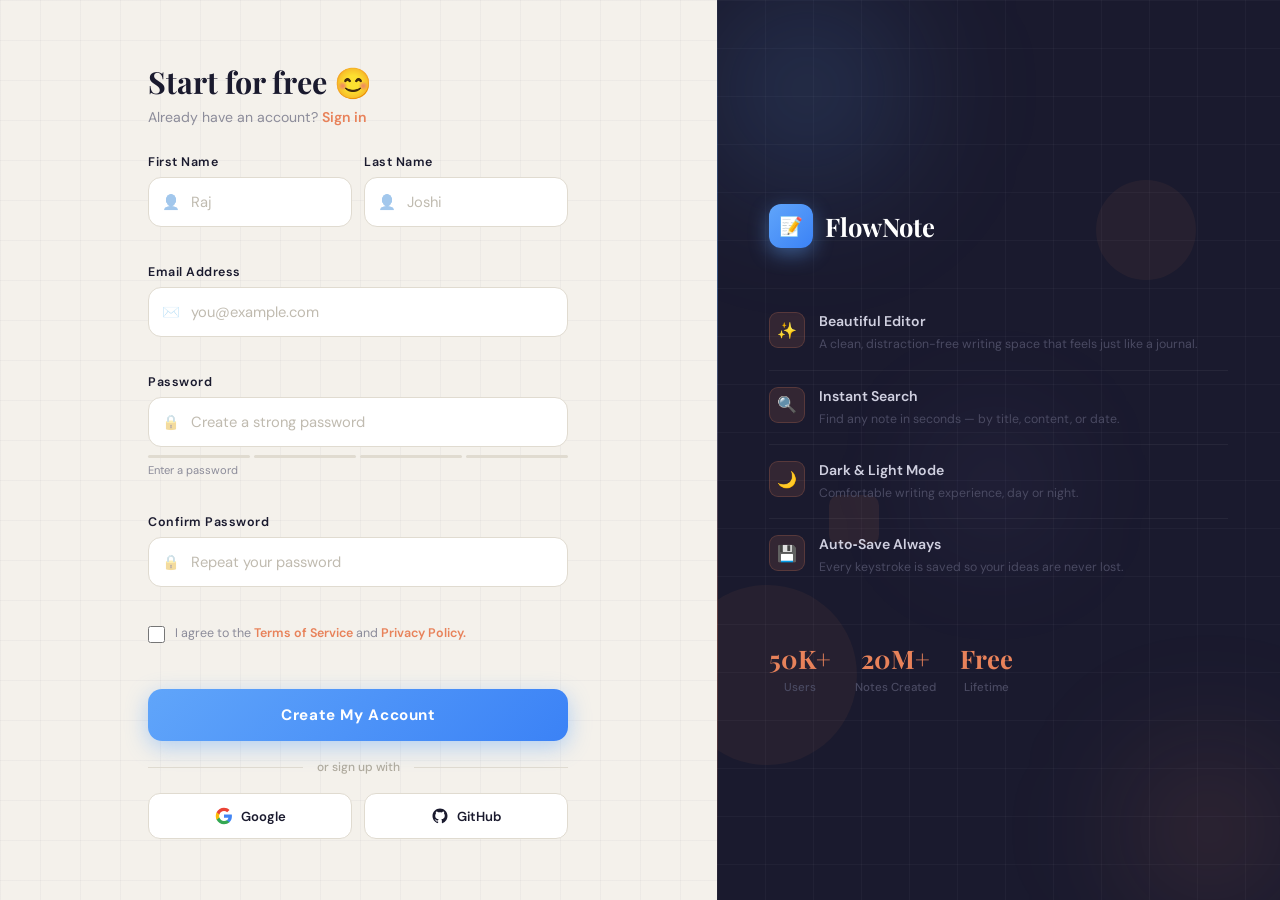
<file: signup.html>
<!DOCTYPE html>
<html lang="en">
<head>
    <meta charset="UTF-8">
    <title>FlowNote — Create Account</title>
    <meta name="viewport" content="width=device-width, initial-scale=1.0">
    <link href="https://fonts.googleapis.com/css2?family=Playfair+Display:ital,wght@0,600;0,700;1,600&family=DM+Sans:wght@300;400;500;600&display=swap" rel="stylesheet">
    <style>
        *, *::before, *::after { margin: 0; padding: 0; box-sizing: border-box; }

        :root {
            --accent: #e8825a;
            --accent2: #c9614a;
            --dark: #1a1a2e;
            --cream: #f4f1eb;
            --text: #1a1a2e;
            --muted: #8c8c9a;
            --transition: 0.3s cubic-bezier(0.4,0,0.2,1);
        }

        html, body { height: 100%; font-family: 'DM Sans', sans-serif; }

        body {
            display: flex;
            background: var(--cream);
            overflow: hidden;
        }

        /* ── RIGHT PANEL ── */
        .right-panel {
            flex: 1;
            display: flex;
            align-items: center;
            justify-content: center;
            padding: 40px 48px;
            background: var(--cream);
            position: relative;
            overflow-y: auto;
        }

        .right-panel::before {
            content: '';
            position: absolute;
            inset: 0;
            background-image:
                linear-gradient(rgba(26,26,46,0.03) 1px, transparent 1px),
                linear-gradient(90deg, rgba(26,26,46,0.03) 1px, transparent 1px);
            background-size: 40px 40px;
            pointer-events: none;
        }

        .form-card {
            width: 100%;
            max-width: 420px;
            position: relative;
            z-index: 1;
            animation: fadeUp 0.6s ease both;
        }

        /* Brand on form side */
        .mobile-brand {
            display: none;
            align-items: center;
            gap: 10px;
            margin-bottom: 28px;
        }

        .form-heading {
            margin-bottom: 28px;
        }

        .form-heading h2 {
            font-family: 'Playfair Display', serif;
            font-size: 1.9rem;
            color: var(--text);
            font-weight: 700;
            margin-bottom: 6px;
        }

        .form-heading p {
            font-size: 0.88rem;
            color: var(--muted);
        }

        .form-heading p a {
            color: var(--accent);
            text-decoration: none;
            font-weight: 600;
        }

        .form-heading p a:hover { text-decoration: underline; }

        .field-row {
            display: flex;
            gap: 12px;
        }

        .field-row .field { flex: 1; }

        /* Field */
        .field {
            margin-bottom: 15px;
        }

        .field label {
            display: block;
            font-size: 0.78rem;
            font-weight: 600;
            color: var(--dark);
            margin-bottom: 7px;
            letter-spacing: 0.04em;
        }

        .input-wrap { position: relative; }

        .input-icon {
            position: absolute;
            left: 14px; top: 50%;
            transform: translateY(-50%);
            font-size: 0.9rem;
            opacity: 0.4;
            pointer-events: none;
        }

        .field input {
            width: 100%;
            height: 50px;
            padding: 0 16px 0 42px;
            border: 1.5px solid #e0dbd0;
            border-radius: 13px;
            font-family: 'DM Sans', sans-serif;
            font-size: 0.92rem;
            color: var(--text);
            background: white;
            outline: none;
            transition: all var(--transition);
        }

        .field input:focus {
            border-color: var(--accent);
            box-shadow: 0 0 0 4px rgba(232,130,90,0.12);
        }

        .field input::placeholder { color: #c0bbb0; }

        /* Password strength */
        .strength-bar {
            display: flex;
            gap: 4px;
            margin-top: 8px;
        }

        .strength-seg {
            flex: 1;
            height: 3px;
            border-radius: 2px;
            background: #e0dbd0;
            transition: background 0.4s;
        }

        .strength-seg.weak { background: #e8825a; }
        .strength-seg.fair { background: #f0c050; }
        .strength-seg.good { background: #5cb85c; }

        .strength-label {
            font-size: 0.7rem;
            color: var(--muted);
            margin-top: 5px;
        }

        /* Terms */
        .terms-row {
            display: flex;
            align-items: flex-start;
            gap: 10px;
            margin-bottom: 20px;
        }

        .terms-row input[type="checkbox"] {
            width: 17px; height: 17px;
            accent-color: var(--accent);
            margin-top: 2px;
            flex-shrink: 0;
            cursor: pointer;
        }

        .terms-row label {
            font-size: 0.78rem;
            color: var(--muted);
            line-height: 1.5;
            cursor: pointer;
        }

        .terms-row label a {
            color: var(--accent);
            text-decoration: none;
            font-weight: 600;
        }

        /* Submit */
        .submit-btn {
            width: 100%;
            height: 52px;
            border: none;
            border-radius: 14px;
            background: linear-gradient(135deg, #60a5fa, #3b82f6);
            color: white;
            font-family: 'DM Sans', sans-serif;
            font-size: 0.95rem;
            font-weight: 700;
            cursor: pointer;
            letter-spacing: 0.04em;
            transition: all var(--transition);
            box-shadow: 0 6px 22px rgba(96,165,250,0.45);
            position: relative;
            overflow: hidden;
            margin-bottom: 18px;
        }

        .submit-btn::after {
            content: '';
            position: absolute;
            inset: 0;
            background: linear-gradient(135deg, rgba(255,255,255,0.12), transparent);
            opacity: 0;
            transition: opacity 0.3s;
        }

        .submit-btn:hover {
            transform: translateY(-2px);
            box-shadow: 0 10px 28px rgba(96,165,250,0.55);
        }

        .submit-btn:hover::after { opacity: 1; }
        .submit-btn:active { transform: translateY(0); }

        /* Or divider */
        .or-divider {
            display: flex;
            align-items: center;
            gap: 14px;
            margin-bottom: 18px;
        }

        .or-divider::before, .or-divider::after {
            content: '';
            flex: 1;
            height: 1px;
            background: #e0dbd0;
        }

        .or-divider span {
            font-size: 0.75rem;
            color: #b0ab9e;
            font-weight: 500;
        }

        /* Social */
        .social-row { display: flex; gap: 12px; }

        .social-btn {
            flex: 1;
            height: 46px;
            border: 1.5px solid #e0dbd0;
            border-radius: 12px;
            background: white;
            font-family: 'DM Sans', sans-serif;
            font-size: 0.82rem;
            font-weight: 600;
            color: var(--text);
            cursor: pointer;
            display: flex; align-items: center; justify-content: center;
            gap: 8px;
            transition: all var(--transition);
        }

        .social-btn:hover {
            border-color: var(--accent);
            background: rgba(232,130,90,0.04);
            transform: translateY(-1px);
        }

        /* ── LEFT PANEL ── */
        .left-panel {
            width: 44%;
            background: var(--dark);
            position: relative;
            display: flex;
            flex-direction: column;
            justify-content: center;
            padding: 48px 52px;
            overflow: hidden;
            order: 2;
        }

        /* Animated border shimmer */
        .left-panel::before {
            content: '';
            position: absolute;
            top: 0; left: 0;
            width: 1px; height: 100%;
            background: linear-gradient(
                to bottom,
                transparent,
                rgba(96,165,250,0.4) 30%,
                rgba(232,130,90,0.3) 70%,
                transparent
            );
            z-index: 10;
            animation: shimmerBorder 4s ease-in-out infinite;
        }

        @keyframes shimmerBorder {
            0%,100% { opacity: 0.4; }
            50% { opacity: 1; }
        }

        /* Animated grid */
        .grid-lines {
            position: absolute;
            inset: 0;
            z-index: 0;
            pointer-events: none;
            background-image:
                linear-gradient(rgba(255,255,255,0.03) 1px, transparent 1px),
                linear-gradient(90deg, rgba(255,255,255,0.03) 1px, transparent 1px);
            background-size: 48px 48px;
            animation: gridShift 20s linear infinite;
        }

        @keyframes gridShift {
            0% { background-position: 0 0; }
            100% { background-position: 48px 48px; }
        }

        /* Orbs */
        .orb {
            position: absolute;
            border-radius: 50%;
            filter: blur(60px);
            pointer-events: none;
            z-index: 0;
        }

        .orb-1 {
            width: 300px; height: 300px;
            background: radial-gradient(circle, rgba(96,165,250,0.22), transparent 70%);
            top: -60px; left: -60px;
            animation: orbFloat1 9s ease-in-out infinite;
        }

        .orb-2 {
            width: 240px; height: 240px;
            background: radial-gradient(circle, rgba(232,130,90,0.18), transparent 70%);
            bottom: -50px; right: -50px;
            animation: orbFloat2 11s ease-in-out infinite;
        }

        .orb-3 {
            width: 160px; height: 160px;
            background: radial-gradient(circle, rgba(167,139,250,0.15), transparent 70%);
            top: 45%; left: 35%;
            animation: orbFloat3 7s ease-in-out infinite;
        }

        @keyframes orbFloat1 {
            0%,100% { transform: translate(0,0) scale(1); }
            33% { transform: translate(30px, 40px) scale(1.08); }
            66% { transform: translate(-20px, -20px) scale(0.94); }
        }

        @keyframes orbFloat2 {
            0%,100% { transform: translate(0,0) scale(1); }
            40% { transform: translate(-40px, -30px) scale(1.1); }
            70% { transform: translate(20px, 20px) scale(0.92); }
        }

        @keyframes orbFloat3 {
            0%,100% { transform: translate(0,0) scale(1); opacity: 0.7; }
            50% { transform: translate(-25px, 30px) scale(1.15); opacity: 1; }
        }

        /* Particles */
        .particles {
            position: absolute;
            inset: 0;
            z-index: 0;
            pointer-events: none;
            overflow: hidden;
        }

        .particle {
            position: absolute;
            border-radius: 50%;
            background: white;
            opacity: 0;
            animation: particleRise linear infinite;
        }

        @keyframes particleRise {
            0%   { opacity: 0; transform: translateY(0) scale(0.5); }
            10%  { opacity: 0.45; }
            90%  { opacity: 0.15; }
            100% { opacity: 0; transform: translateY(-100vh) scale(1.2); }
        }

        .shape {
            position: absolute;
            opacity: 0.06;
            background: var(--accent);
        }

        .shape-1 {
            width: 100px; height: 100px; border-radius: 50%;
            top: 20%; right: 15%;
            animation: drift1 9s ease-in-out infinite;
        }

        .shape-2 {
            width: 50px; height: 50px; border-radius: 10px;
            top: 55%; left: 20%;
            opacity: 0.09;
            animation: drift2 7s ease-in-out infinite;
        }

        .shape-3 {
            width: 180px; height: 180px; border-radius: 50%;
            bottom: 15%; left: -40px;
            animation: drift1 11s ease-in-out infinite reverse;
        }

        @keyframes drift1 {
            0%, 100% { transform: translateY(0) rotate(0deg); }
            50% { transform: translateY(-16px) rotate(7deg); }
        }

        @keyframes drift2 {
            0%, 100% { transform: translateY(0) rotate(0deg); }
            50% { transform: translateY(12px) rotate(-10deg); }
        }

        /* Brand */
        .brand {
            display: flex;
            align-items: center;
            gap: 12px;
            margin-bottom: 48px;
            position: relative;
            z-index: 2;
        }

        .logo-mark {
            width: 44px; height: 44px;
            background: linear-gradient(135deg, #60a5fa, #3b82f6);
            border-radius: 12px;
            display: flex; align-items: center; justify-content: center;
            font-size: 1.2rem;
            box-shadow: 0 6px 20px rgba(96,165,250,0.45);
        }

        .brand h1 {
            font-family: 'Playfair Display', serif;
            font-size: 1.6rem;
            color: white;
            font-weight: 700;
        }

        /* Feature list */
        .features {
            list-style: none;
            position: relative;
            z-index: 2;
            margin-bottom: 48px;
        }

        .features li {
            display: flex;
            align-items: flex-start;
            gap: 14px;
            padding: 16px 0;
            border-bottom: 1px solid rgba(255,255,255,0.05);
        }

        .features li:last-child { border-bottom: none; }

        .feat-icon {
            width: 36px; height: 36px;
            background: rgba(232,130,90,0.12);
            border-radius: 9px;
            display: flex; align-items: center; justify-content: center;
            font-size: 1rem;
            flex-shrink: 0;
            border: 1px solid rgba(232,130,90,0.2);
        }

        .feat-text strong {
            display: block;
            font-size: 0.88rem;
            font-weight: 600;
            color: #d0d0e0;
            margin-bottom: 2px;
        }

        .feat-text span {
            font-size: 0.77rem;
            color: #4a4a62;
            line-height: 1.5;
        }

        .stats {
            display: flex;
            gap: 24px;
            position: relative;
            z-index: 2;
        }

        .stat {
            text-align: center;
        }

        .stat-num {
            font-family: 'Playfair Display', serif;
            font-size: 1.6rem;
            font-weight: 700;
            color: var(--accent);
            display: block;
        }

        .stat-label {
            font-size: 0.72rem;
            color: #4a4a62;
            font-weight: 500;
        }

        /* = ERROR STYLES = */
        .field input.input-error {
            border-color: #e8825a;
            background: #fff7f5;
            box-shadow: 0 0 0 4px rgba(232,130,90,0.13);
            animation: shake 0.35s ease;
        }

        @keyframes shake {
            0%,100% { transform: translateX(0); }
            20% { transform: translateX(-6px); }
            40% { transform: translateX(6px); }
            60% { transform: translateX(-4px); }
            80% { transform: translateX(4px); }
        }

        .field-error {
            font-size: 0.75rem;
            color: #c9614a;
            font-weight: 500;
            margin-top: 6px;
            min-height: 16px;
            display: flex;
            align-items: center;
            gap: 5px;
            opacity: 0;
            transform: translateY(-4px);
            transition: all 0.25s ease;
        }

        .field-error.visible {
            opacity: 1;
            transform: translateY(0);
        }

        /* Animations */
        @keyframes fadeUp {
            from { opacity: 0; transform: translateY(20px); }
            to { opacity: 1; transform: translateY(0); }
        }

        /* Responsive */
        @media (max-width: 820px) {
            .left-panel { display: none; }
            .right-panel { padding: 32px 24px; }
            .mobile-brand { display: flex; }
        }
    </style>
</head>
<body>

    <!-- LEFT: Form Panel -->
    <div class="right-panel">
        <div class="form-card">

            <div class="form-heading">
                <h2>Start for free 😊</h2>
                <p>Already have an account? <a href="login.html">Sign in</a></p>
            </div>

            <div class="field-row">
                <div class="field" id="field-firstname">
                    <label>First Name</label>
                    <div class="input-wrap">
                        <span class="input-icon">👤</span>
                        <input type="text" id="signup-firstname" placeholder="Raj" autocomplete="given-name" oninput="clearError('field-firstname')">
                    </div>
                    <div class="field-error" id="error-firstname"></div>
                </div>
                <div class="field" id="field-lastname">
                    <label>Last Name</label>
                    <div class="input-wrap">
                        <span class="input-icon">👤</span>
                        <input type="text" id="signup-lastname" placeholder="Joshi" autocomplete="family-name" oninput="clearError('field-lastname')">
                    </div>
                    <div class="field-error" id="error-lastname"></div>
                </div>
            </div>

            <div class="field" id="field-email">
                <label>Email Address</label>
                <div class="input-wrap">
                    <span class="input-icon">✉️</span>
                    <input type="email" id="signup-email" placeholder="you@example.com" autocomplete="email" oninput="clearError('field-email')">
                </div>
                <div class="field-error" id="error-email"></div>
            </div>

            <div class="field" id="field-password">
                <label>Password</label>
                <div class="input-wrap">
                    <span class="input-icon">🔒</span>
                    <input type="password" id="password-input" placeholder="Create a strong password" oninput="checkStrength(this.value); clearError('field-password')">
                </div>
                <div class="strength-bar">
                    <div class="strength-seg" id="seg1"></div>
                    <div class="strength-seg" id="seg2"></div>
                    <div class="strength-seg" id="seg3"></div>
                    <div class="strength-seg" id="seg4"></div>
                </div>
                <div class="strength-label" id="strength-label">Enter a password</div>
                <div class="field-error" id="error-password"></div>
            </div>

            <div class="field" id="field-confirm">
                <label>Confirm Password</label>
                <div class="input-wrap">
                    <span class="input-icon">🔒</span>
                    <input type="password" id="signup-confirm" placeholder="Repeat your password" oninput="clearError('field-confirm')">
                </div>
                <div class="field-error" id="error-confirm"></div>
            </div>

            <div class="terms-row" id="field-terms">
                <input type="checkbox" id="terms">
                <label for="terms">I agree to the <a href="#">Terms of Service</a> and <a href="#">Privacy Policy.</a></label>
            </div>
            <div class="field-error" id="error-terms" style="margin-bottom:10px;"></div>

            <button class="submit-btn" id="signup-btn" onclick="handleSignup()">Create My Account</button>

            <div class="or-divider"><span>or sign up with</span></div>

            <div class="social-row">
                <button class="social-btn">
                    <svg width="18" height="18" viewBox="0 0 24 24"><path fill="#4285F4" d="M22.56 12.25c0-.78-.07-1.53-.2-2.25H12v4.26h5.92c-.26 1.37-1.04 2.53-2.21 3.31v2.77h3.57c2.08-1.92 3.28-4.74 3.28-8.09z"/><path fill="#34A853" d="M12 23c2.97 0 5.46-.98 7.28-2.66l-3.57-2.77c-.98.66-2.23 1.06-3.71 1.06-2.86 0-5.29-1.93-6.16-4.53H2.18v2.84C3.99 20.53 7.7 23 12 23z"/><path fill="#FBBC05" d="M5.84 14.09c-.22-.66-.35-1.36-.35-2.09s.13-1.43.35-2.09V7.07H2.18C1.43 8.55 1 10.22 1 12s.43 3.45 1.18 4.93l2.85-2.22.81-.62z"/><path fill="#EA4335" d="M12 5.38c1.62 0 3.06.56 4.21 1.64l3.15-3.15C17.45 2.09 14.97 1 12 1 7.7 1 3.99 3.47 2.18 7.07l3.66 2.84c.87-2.6 3.3-4.53 6.16-4.53z"/></svg>
                    Google
                </button>
                <button class="social-btn">
                    <svg width="18" height="18" viewBox="0 0 24 24" fill="currentColor"><path d="M12 2C6.477 2 2 6.477 2 12c0 4.42 2.865 8.17 6.839 9.49.5.092.682-.217.682-.483 0-.237-.008-.868-.013-1.703-2.782.605-3.369-1.343-3.369-1.343-.454-1.158-1.11-1.466-1.11-1.466-.908-.62.069-.608.069-.608 1.003.07 1.531 1.032 1.531 1.032.892 1.53 2.341 1.088 2.91.832.092-.647.35-1.088.636-1.338-2.22-.253-4.555-1.113-4.555-4.951 0-1.093.39-1.988 1.029-2.688-.103-.253-.446-1.272.098-2.65 0 0 .84-.27 2.75 1.026A9.564 9.564 0 0112 6.844c.85.004 1.705.115 2.504.337 1.909-1.296 2.747-1.027 2.747-1.027.546 1.379.202 2.398.1 2.651.64.7 1.028 1.595 1.028 2.688 0 3.848-2.339 4.695-4.566 4.943.359.309.678.92.678 1.855 0 1.338-.012 2.419-.012 2.747 0 .268.18.58.688.482A10.019 10.019 0 0022 12c0-5.523-4.477-10-10-10z"/></svg>
                    GitHub
                </button>
            </div>
        </div>
    </div>

    <!-- RIGHT: Panel -->
    <div class="left-panel">
        <div class="grid-lines"></div>
        <div class="orb orb-1"></div>
        <div class="orb orb-2"></div>
        <div class="orb orb-3"></div>
        <div class="particles" id="particles"></div>

        <div class="shape shape-1"></div>
        <div class="shape shape-2"></div>
        <div class="shape shape-3"></div>

        <div class="brand">
            <div class="logo-mark">📝</div>
            <h1>FlowNote</h1>
        </div>

        <ul class="features">
            <li>
                <div class="feat-icon">✨</div>
                <div class="feat-text">
                    <strong>Beautiful Editor</strong>
                    <span>A clean, distraction-free writing space that feels just like a journal.</span>
                </div>
            </li>
            <li>
                <div class="feat-icon">🔍</div>
                <div class="feat-text">
                    <strong>Instant Search</strong>
                    <span>Find any note in seconds — by title, content, or date.</span>
                </div>
            </li>
            <li>
                <div class="feat-icon">🌙</div>
                <div class="feat-text">
                    <strong>Dark & Light Mode</strong>
                    <span>Comfortable writing experience, day or night.</span>
                </div>
            </li>
            <li>
                <div class="feat-icon">💾</div>
                <div class="feat-text">
                    <strong>Auto‑Save Always</strong>
                    <span>Every keystroke is saved so your ideas are never lost.</span>
                </div>
            </li>
        </ul>

        <div class="stats">
            <div class="stat">
                <span class="stat-num">50K+</span>
                <span class="stat-label">Users</span>
            </div>
            <div class="stat">
                <span class="stat-num">20M+</span>
                <span class="stat-label">Notes Created</span>
            </div>
            <div class="stat">
                <span class="stat-num">Free</span>
                <span class="stat-label">Lifetime</span>
            </div>
        </div>
    </div>

    <script>
        // floating particles
        const container = document.getElementById('particles');
        for (let i = 0; i < 28; i++) {
            const p = document.createElement('div');
            p.className = 'particle';
            const size = Math.random() * 3 + 1;
            p.style.cssText = `
                width:${size}px; height:${size}px;
                left:${Math.random()*100}%;
                bottom:${Math.random()*20}%;
                animation-duration:${Math.random()*14+8}s;
                animation-delay:${Math.random()*10}s;
            `;
            container.appendChild(p);
        }

        function checkStrength(val) {
            const segs = [
                document.getElementById('seg1'),
                document.getElementById('seg2'),
                document.getElementById('seg3'),
                document.getElementById('seg4'),
            ];
            const label = document.getElementById('strength-label');
            segs.forEach(s => s.className = 'strength-seg');

            let score = 0;
            if (val.length >= 6) score++;
            if (val.length >= 10) score++;
            if (/[A-Z]/.test(val) && /[0-9]/.test(val)) score++;
            if (/[^A-Za-z0-9]/.test(val)) score++;

            const levels = ['weak', 'fair', 'good', 'good'];
            const labels = ['Too short', 'Weak', 'Fair', 'Strong', 'Very strong'];

            for (let i = 0; i < score; i++) {
                segs[i].classList.add(levels[Math.min(score - 1, 3)]);
            }

            label.textContent = val.length === 0 ? 'Enter a password' : labels[score];
            label.style.color = score <= 1 ? '#e8825a' : score === 2 ? '#c9a040' : '#5cb85c';
        }

        function showFieldError(fieldId, errorId, message) {
            const field = document.getElementById(fieldId);
            const error = document.getElementById(errorId);
            const input = field.querySelector('input');
            if (input) input.classList.add('input-error');
            error.innerHTML = '⚠ ' + message;
            error.classList.add('visible');
        }

        function clearError(fieldId) {
            const field = document.getElementById(fieldId);
            if (!field) return;
            const input = field.querySelector('input');
            const error = field.querySelector('.field-error');
            if (input) input.classList.remove('input-error');
            if (error) error.classList.remove('visible');
        }

        function isValidEmail(email) {
            return /^[^\s@]+@[^\s@]+\.[^\s@]+$/.test(email);
        }

        function handleSignup() {
            const firstName = document.getElementById('signup-firstname').value.trim();
            const lastName  = document.getElementById('signup-lastname').value.trim();
            const email     = document.getElementById('signup-email').value.trim();
            const password  = document.getElementById('password-input').value;
            const confirm   = document.getElementById('signup-confirm').value;
            const terms     = document.getElementById('terms').checked;
            const btn       = document.getElementById('signup-btn');

            // Reset 
            ['field-firstname','field-lastname','field-email','field-password','field-confirm'].forEach(clearError);
            document.getElementById('error-terms').classList.remove('visible');

            let hasError = false;

            if (!firstName) {
                showFieldError('field-firstname', 'error-firstname', 'First name is required.');
                hasError = true;
            }

            if (!lastName) {
                showFieldError('field-lastname', 'error-lastname', 'Last name is required.');
                hasError = true;
            }

            if (!email) {
                showFieldError('field-email', 'error-email', 'Email address is required.');
                hasError = true;
            } else if (!isValidEmail(email)) {
                showFieldError('field-email', 'error-email', 'Please enter a valid email address.');
                hasError = true;
            }

            if (!password) {
                showFieldError('field-password', 'error-password', 'Password is required.');
                hasError = true;
            } else if (password.length < 6) {
                showFieldError('field-password', 'error-password', 'Password must be at least 6 characters.');
                hasError = true;
            }

            if (!confirm) {
                showFieldError('field-confirm', 'error-confirm', 'Please confirm your password.');
                hasError = true;
            } else if (confirm !== password) {
                showFieldError('field-confirm', 'error-confirm', 'Passwords do not match.');
                hasError = true;
            }

            if (!terms) {
                const termsError = document.getElementById('error-terms');
                termsError.innerHTML = '⚠ You must agree to the Terms & Privacy Policy.';
                termsError.classList.add('visible');
                hasError = true;
            }

            if (hasError) return;

            // Save credentials to localStorage
            const users = JSON.parse(localStorage.getItem('flownote_users') || '[]');
            const exists = users.find(u => u.email === email);
            if (exists) {
                showFieldError('field-email', 'error-email', 'An account with this email already exists.');
                return;
            }
            users.push({ firstName, lastName, email, password });
            localStorage.setItem('flownote_users', JSON.stringify(users));

            // All good — proceed
            btn.textContent = 'Creating your account…';
            btn.style.opacity = '0.85';
            btn.disabled = true;
            setTimeout(() => {
                window.location.href = 'index.html';
            }, 1400);
        }

        // Enter key to submit
        document.addEventListener('keydown', (e) => {
            if (e.key === 'Enter') handleSignup();
        });
    </script>
</body>
</html>
</file>
<file: style.css>
@import url('https://fonts.googleapis.com/css2?family=Playfair+Display:wght@600;700&family=DM+Sans:wght@300;400;500;600&display=swap');

/* === CSS VARIABLES (Light Blue Theme) === */
:root {
    --bg: #e8f4fd;
    --sidebar-bg: #1a2a4a;
    --accent: #60a5fa;
    --accent2: #3b82f6;
    --text-primary: #1a2a4a;
    --text-muted: #6b82a0;
    --editor-bg: #ffffff;
    --editor-shadow: 0 8px 60px rgba(59,130,246,0.10);
    --note-hover: rgba(255,255,255,0.07);
    --border: rgba(255,255,255,0.09);
    --input-bg: rgba(255,255,255,0.07);
    --input-focus: rgba(255,255,255,0.14);
    --delete-bg: #eff6ff;
    --delete-color: #3b82f6;
    --transition: 0.3s cubic-bezier(0.4,0,0.2,1);
}

/* === DARK THEME === */
body.dark {
    --bg: #0a0f1e;
    --editor-bg: #111827;
    --editor-shadow: 0 8px 60px rgba(0,0,0,0.6);
    --text-primary: #e2eaf8;
    --text-muted: #4a6080;
    --delete-bg: #1a2a4a;
    --delete-color: #60a5fa;
}

/* === RESET === */
*, *::before, *::after { margin: 0; padding: 0; box-sizing: border-box; }

/* === BODY === */
body {
    font-family: 'DM Sans', sans-serif;
    height: 100vh;
    background: var(--bg);
    overflow: hidden;
    transition: background var(--transition);
    position: relative;
}

/* Background floating orbs */
body::before {
    content: '';
    position: fixed;
    top: -120px; right: 8%;
    width: 500px; height: 500px;
    background: radial-gradient(circle, rgba(96,165,250,0.13), transparent 65%);
    border-radius: 50%;
    pointer-events: none;
    animation: bgOrb1 14s ease-in-out infinite;
    z-index: 0;
}

body::after {
    content: '';
    position: fixed;
    bottom: -80px; right: 3%;
    width: 360px; height: 360px;
    background: radial-gradient(circle, rgba(147,197,253,0.10), transparent 65%);
    border-radius: 50%;
    pointer-events: none;
    animation: bgOrb2 17s ease-in-out infinite;
    z-index: 0;
}

@keyframes bgOrb1 {
    0%,100% { transform: translate(0,0) scale(1); }
    40%  { transform: translate(-40px, 60px) scale(1.1); }
    70%  { transform: translate(30px,-30px) scale(0.92); }
}

@keyframes bgOrb2 {
    0%,100% { transform: translate(0,0) scale(1); }
    50%  { transform: translate(-50px,-40px) scale(1.12); }
}

/* == LAYOUT == */
.container {
    display: flex;
    height: 100%;
    position: relative;
    z-index: 1;
}

/* SIDEBAR */
.sidebar {
    width: 300px;
    min-width: 300px;
    background: var(--sidebar-bg);
    color: white;
    padding: 32px 20px 24px;
    display: flex;
    flex-direction: column;
    position: relative;
    overflow: hidden;
    box-shadow: 4px 0 30px rgba(59,130,246,0.15);
}

/* Sidebar orbs */
.sidebar::before {
    content: '';
    position: absolute;
    top: -80px; right: -80px;
    width: 220px; height: 220px;
    background: radial-gradient(circle, rgba(96,165,250,0.18), transparent 70%);
    border-radius: 50%;
    pointer-events: none;
    animation: sideOrb1 9s ease-in-out infinite;
}

.sidebar::after {
    content: '';
    position: absolute;
    bottom: 60px; left: -60px;
    width: 180px; height: 180px;
    background: radial-gradient(circle, rgba(96,165,250,0.10), transparent 70%);
    border-radius: 50%;
    pointer-events: none;
    animation: sideOrb2 11s ease-in-out infinite;
}

@keyframes sideOrb1 {
    0%,100% { transform: translate(0,0) scale(1); }
    50% { transform: translate(-20px,30px) scale(1.1); }
}

@keyframes sideOrb2 {
    0%,100% { transform: translate(0,0) scale(1); }
    50% { transform: translate(20px,-20px) scale(1.08); }
}

/* Sidebar grid */
.sidebar-grid {
    position: absolute;
    inset: 0;
    background-image:
        linear-gradient(rgba(255,255,255,0.025) 1px, transparent 1px),
        linear-gradient(90deg, rgba(255,255,255,0.025) 1px, transparent 1px);
    background-size: 40px 40px;
    animation: gridDrift 25s linear infinite;
    pointer-events: none;
    z-index: 0;
}

@keyframes gridDrift {
    0% { background-position: 0 0; }
    100% { background-position: 40px 40px; }
}

/* Shimmer border */
.sidebar-shimmer {
    position: absolute;
    top: 0; right: 0;
    width: 1px; height: 100%;
    background: linear-gradient(
        to bottom,
        transparent,
        rgba(96,165,250,0.55) 35%,
        rgba(147,197,253,0.4) 65%,
        transparent
    );
    animation: shimmerPulse 4s ease-in-out infinite;
    z-index: 10;
    pointer-events: none;
}

@keyframes shimmerPulse {
    0%,100% { opacity: 0.4; }
    50% { opacity: 1; }
}

/* Particles container */
.sidebar-particles {
    position: absolute;
    inset: 0;
    overflow: hidden;
    pointer-events: none;
    z-index: 0;
}

.s-particle {
    position: absolute;
    border-radius: 50%;
    background: rgba(147,197,253,0.75);
    opacity: 0;
    animation: particleFloat linear infinite;
}

@keyframes particleFloat {
    0%   { opacity: 0; transform: translateY(0) scale(0.5); }
    10%  { opacity: 0.5; }
    90%  { opacity: 0.15; }
    100% { opacity: 0; transform: translateY(-320px) scale(1); }
}

.sidebar > *:not(.sidebar-grid):not(.sidebar-shimmer):not(.sidebar-particles) {
    position: relative;
    z-index: 2;
}

/* === LOGO === */
.website-name {
    display: flex;
    align-items: center;
    gap: 10px;
    margin-bottom: 6px;
    animation: fadeSlideIn 0.5s ease both;
}

.logo-mark {
    width: 38px; height: 38px;
    background: linear-gradient(135deg, #60a5fa, #3b82f6);
    border-radius: 10px;
    display: flex; align-items: center; justify-content: center;
    font-size: 1.1rem;
    box-shadow: 0 4px 14px rgba(96,165,250,0.5);
    flex-shrink: 0;
    animation: logoPulse 3s ease-in-out infinite;
}

@keyframes logoPulse {
    0%,100% { box-shadow: 0 4px 14px rgba(96,165,250,0.5); }
    50%      { box-shadow: 0 4px 22px rgba(96,165,250,0.85); }
}

.website-name h1 {
    font-family: 'Playfair Display', serif;
    font-size: 1.5rem;
    font-weight: 700;
    letter-spacing: -0.5px;
    color: #fff;
}

.tagline {
    font-size: 0.78rem;
    color: #93c5fd;
    margin-bottom: 28px;
    letter-spacing: 0.06em;
    padding-left: 0;
    font-weight: 500;
    text-transform: uppercase;
    animation: fadeSlideIn 0.5s 0.1s ease both;
    background: linear-gradient(90deg, #60a5fa, #93c5fd);
    -webkit-background-clip: text;
    -webkit-text-fill-color: transparent;
    background-clip: text;
}

/* == ADD BTN == */
.add-btn {
    width: 100%;
    height: 46px;
    border: none;
    border-radius: 12px;
    font-family: 'DM Sans', sans-serif;
    font-weight: 600;
    font-size: 0.9rem;
    cursor: pointer;
    background: linear-gradient(135deg, #60a5fa, #3b82f6);
    color: white;
    letter-spacing: 0.02em;
    transition: all var(--transition);
    box-shadow: 0 4px 18px rgba(96,165,250,0.4);
    margin-bottom: 12px;
    animation: fadeSlideIn 0.5s 0.15s ease both;
    position: relative;
    overflow: hidden;
}

.add-btn::after {
    content: '';
    position: absolute;
    inset: 0;
    background: linear-gradient(135deg, rgba(255,255,255,0.15), transparent);
    opacity: 0;
    transition: opacity 0.3s;
}

.add-btn:hover { transform: translateY(-2px); box-shadow: 0 8px 24px rgba(96,165,250,0.55); }
.add-btn:hover::after { opacity: 1; }
.add-btn:active { transform: translateY(0); }

/* == SEARCH == */
.search-wrap {
    position: relative;
    margin-bottom: 22px;
    animation: fadeSlideIn 0.5s 0.2s ease both;
}

.search-icon {
    position: absolute;
    left: 13px; top: 50%;
    transform: translateY(-50%);
    font-size: 0.85rem;
    opacity: 0.4;
    pointer-events: none;
}

.search-input {
    width: 100%;
    height: 42px;
    padding: 0 14px 0 36px;
    border-radius: 11px;
    border: 1px solid var(--border);
    outline: none;
    font-family: 'DM Sans', sans-serif;
    font-size: 0.85rem;
    background: var(--input-bg);
    color: white;
    transition: all var(--transition);
}

.search-input::placeholder { color: #3a5070; }
.search-input:focus {
    background: var(--input-focus);
    border-color: rgba(96,165,250,0.45);
    box-shadow: 0 0 0 3px rgba(96,165,250,0.1);
}

/* == SECTION LABEL == */
.section-label {
    font-size: 0.65rem;
    font-weight: 600;
    letter-spacing: 0.12em;
    text-transform: uppercase;
    color: #2e4a6a;
    margin-bottom: 10px;
}

/* == NOTES LIST == */
.notes-list {
    flex: 1;
    overflow-y: auto;
    scrollbar-width: thin;
    scrollbar-color: rgba(96,165,250,0.15) transparent;
}

.notes-list::-webkit-scrollbar { width: 4px; }
.notes-list::-webkit-scrollbar-thumb {
    background: rgba(96,165,250,0.18);
    border-radius: 4px;
}

/* == NOTE ITEM == */
.note-item {
    background: var(--note-hover);
    padding: 13px 14px;
    border-radius: 12px;
    margin-bottom: 7px;
    cursor: pointer;
    transition: all var(--transition);
    border: 1px solid transparent;
}

.note-item:hover {
    background: rgba(96,165,250,0.1);
    border-color: rgba(96,165,250,0.18);
    transform: translateX(2px);
}

.note-item.active {
    background: linear-gradient(135deg, rgba(96,165,250,0.22), rgba(59,130,246,0.14));
    border-color: rgba(96,165,250,0.4);
}

.note-item.active .note-item-title { color: #93c5fd; }

.note-item-title {
    font-size: 0.875rem;
    font-weight: 600;
    margin-bottom: 3px;
    color: #c8d8f0;
    white-space: nowrap;
    overflow: hidden;
    text-overflow: ellipsis;
}

.note-item-preview {
    font-size: 0.78rem;
    color: #5a7a9a;
    overflow: hidden;
    display: -webkit-box;
    -webkit-line-clamp: 2;
    -webkit-box-orient: vertical;
    line-height: 1.5;
    margin-top: 2px;
}

.note-item-date {
    font-size: 0.68rem;
    color: #263a55;
    margin-top: 5px;
}

/* == NO RESULTS == */
.no-results {
    text-align: center;
    padding: 24px 0;
    color: #2e4a6a;
    font-size: 0.8rem;
}

/* == SIDEBAR FOOTER == */
.sidebar-footer {
    padding-top: 16px;
    border-top: 1px solid rgba(96,165,250,0.08);
    font-size: 0.75rem;
    color: #2a4060;
    display: flex;
    align-items: center;
    gap: 6px;
}

.sidebar-footer::before {
    content: '◆';
    color: #60a5fa;
    font-size: 0.5rem;
    animation: diamondPulse 2.5s ease-in-out infinite;
}

@keyframes diamondPulse {
    0%,100% { opacity: 0.5; }
    50% { opacity: 1; }
}

/* MAIN CONTENT */
.main {
    flex: 1;
    padding: 28px 40px;
    background: var(--bg);
    display: flex;
    flex-direction: column;
    transition: background var(--transition);
    min-width: 0;
    position: relative;
}

/* Dot pattern */
.main::before {
    content: '';
    position: absolute;
    inset: 0;
    background-image: radial-gradient(rgba(96,165,250,0.09) 1px, transparent 1px);
    background-size: 28px 28px;
    pointer-events: none;
    z-index: 0;
}

.main > * { position: relative; z-index: 1; }

/* = TOP BAR = */
.top-bar {
    display: flex;
    justify-content: flex-end;
    align-items: center;
    margin-bottom: 20px;
    animation: fadeSlideIn 0.5s ease both;
}

.theme-toggle-wrap { display: flex; align-items: center; gap: 8px; }
.toggle-label { font-size: 0.75rem; color: var(--text-muted); font-weight: 500; }

/* = THEME SWITCH = */
.theme-switch { position: relative; width: 52px; height: 28px; }
.theme-switch input { opacity: 0; width: 0; height: 0; }

.slider {
    position: absolute;
    cursor: pointer;
    background: #bcd4f0;
    border-radius: 50px;
    width: 100%; height: 100%;
    transition: 0.4s;
}

.slider::before {
    content: "";
    position: absolute;
    height: 22px; width: 22px;
    left: 3px; bottom: 3px;
    background: white;
    border-radius: 50%;
    transition: 0.4s;
    box-shadow: 0 2px 6px rgba(59,130,246,0.25);
}

input:checked + .slider { background: linear-gradient(135deg, #60a5fa, #3b82f6); }
input:checked + .slider::before { transform: translateX(24px); }

.slider-icons {
    position: absolute;
    width: 100%; height: 100%;
    display: flex; align-items: center; justify-content: space-between;
    padding: 0 6px;
    pointer-events: none;
    font-size: 11px;
}

/* EMPTY STATE */
.empty-state {
    display: flex;
    flex-direction: column;
    align-items: center;
    justify-content: center;
    height: 100%;
    text-align: center;
    animation: fadeSlideIn 0.6s ease both;
}

.empty-icon {
    font-size: 3.5rem;
    margin-bottom: 20px;
    animation: float 3s ease-in-out infinite;
    filter: drop-shadow(0 8px 18px rgba(96,165,250,0.3));
}

@keyframes float {
    0%,100% { transform: translateY(0); }
    50% { transform: translateY(-10px); }
}

.empty-state h2 {
    font-family: 'Playfair Display', serif;
    font-size: 2rem;
    color: var(--text-primary);
    margin-bottom: 10px;
    font-weight: 700;
}

.empty-state p {
    font-size: 0.95rem;
    color: var(--text-muted);
    margin-bottom: 28px;
    font-weight: 300;
}

.create-btn {
    background: linear-gradient(135deg, #60a5fa, #3b82f6);
    color: white;
    border: none;
    padding: 13px 28px;
    border-radius: 12px;
    cursor: pointer;
    font-family: 'DM Sans', sans-serif;
    font-size: 0.9rem;
    font-weight: 600;
    transition: all var(--transition);
    box-shadow: 0 6px 20px rgba(96,165,250,0.4);
    letter-spacing: 0.02em;
    position: relative;
    overflow: hidden;
}

.create-btn::after {
    content: '';
    position: absolute; inset: 0;
    background: linear-gradient(135deg, rgba(255,255,255,0.15), transparent);
    opacity: 0; transition: opacity 0.3s;
}

.create-btn:hover { transform: translateY(-2px); box-shadow: 0 10px 28px rgba(96,165,250,0.55); }
.create-btn:hover::after { opacity: 1; }

/* EDITOR */
.editor {
    flex: 1;
    background: var(--editor-bg);
    border-radius: 20px;
    padding: 36px 40px;
    display: none;
    flex-direction: column;
    box-shadow: var(--editor-shadow);
    transition: background var(--transition), box-shadow var(--transition);
    min-height: 0;
    border: 1px solid rgba(96,165,250,0.12);
    position: relative;
    overflow: hidden;
}

/* Animated top accent bar */
.editor::before {
    content: '';
    position: absolute;
    top: 0; left: 0; right: 0;
    height: 3px;
    background: linear-gradient(90deg, #60a5fa, #93c5fd, #3b82f6, #60a5fa);
    background-size: 300% 100%;
    animation: accentSlide 5s linear infinite;
}

@keyframes accentSlide {
    0%   { background-position: 0% 0%; }
    100% { background-position: 300% 0%; }
}

.editor.visible {
    display: flex;
    animation: editorIn 0.35s ease forwards;
}

@keyframes editorIn {
    from { opacity: 0; transform: translateY(12px); }
    to   { opacity: 1; transform: translateY(0); }
}

.editor-header {
    display: flex;
    justify-content: space-between;
    align-items: flex-start;
    margin-bottom: 6px;
    gap: 16px;
}

.editor-meta {
    font-size: 0.72rem;
    color: var(--text-muted);
    margin-bottom: 22px;
    font-weight: 400;
    letter-spacing: 0.03em;
}

.title-input {
    font-family: 'Playfair Display', serif;
    font-size: 2rem;
    font-weight: 700;
    border: none;
    outline: none;
    width: 100%;
    background: transparent;
    color: var(--text-primary);
    line-height: 1.2;
    transition: color var(--transition);
}

.title-input::placeholder { color: #c0d4ea; }

.body-input {
    flex: 1;
    font-family: 'DM Sans', sans-serif;
    font-size: 1rem;
    line-height: 1.9;
    border: none;
    outline: none;
    resize: none;
    background: transparent;
    color: var(--text-primary);
    font-weight: 300;
    transition: color var(--transition);
    min-height: 0;
}

.body-input::placeholder { color: #c0d4ea; }

.divider {
    height: 1px;
    background: linear-gradient(to right, rgba(96,165,250,0.2), transparent);
    margin-bottom: 22px;
}

/* === DELETE BUTTON === */
.delete-btn {
    background: rgba(239,68,68,0.1);
    color: #ef4444;
    border: 1.5px solid rgba(239,68,68,0.25);
    width: 36px; height: 36px;
    border-radius: 10px;
    font-family: 'DM Sans', sans-serif;
    font-weight: 600;
    font-size: 0.9rem;
    cursor: pointer;
    transition: all 0.22s;
    flex-shrink: 0;
    display: flex; align-items: center; justify-content: center;
}

.delete-btn:hover {
    background: #ef4444;
    color: white;
    border-color: #ef4444;
    transform: translateY(-1px);
    box-shadow: 0 4px 14px rgba(239,68,68,0.35);
}

.delete-btn:active { transform: translateY(0); }

/* === WORD COUNT === */
.editor-footer {
    display: flex;
    justify-content: flex-end;
    margin-top: 12px;
}

.word-count {
    font-size: 0.72rem;
    color: var(--text-muted);
    background: rgba(96,165,250,0.08);
    border: 1px solid rgba(96,165,250,0.14);
    border-radius: 20px;
    padding: 4px 12px;
    font-weight: 500;
}

/* SHARED ANIMATION */
@keyframes fadeSlideIn {
    from { opacity: 0; transform: translateY(14px); }
    to   { opacity: 1; transform: translateY(0); }
}

/* DARK MODE OVERRIDES */
body.dark .main::before { background-image: radial-gradient(rgba(96,165,250,0.04) 1px, transparent 1px); }
body.dark .title-input { color: #e2eaf8; }
body.dark .title-input::placeholder { color: #1e3050; }
body.dark .body-input { color: #8aa4c8; }
body.dark .body-input::placeholder { color: #1e3050; }
body.dark .editor-meta { color: #2e4a6a; }
body.dark .editor { border-color: rgba(96,165,250,0.06); }
body.dark .empty-state h2 { color: #e2eaf8; }
body.dark .empty-state p { color: #2e4a6a; }
body.dark .sidebar-footer { color: #1e3050; }
body.dark .slider { background: #1e3050; }
body.dark .divider { background: linear-gradient(to right, rgba(96,165,250,0.1), transparent); }
</file>
